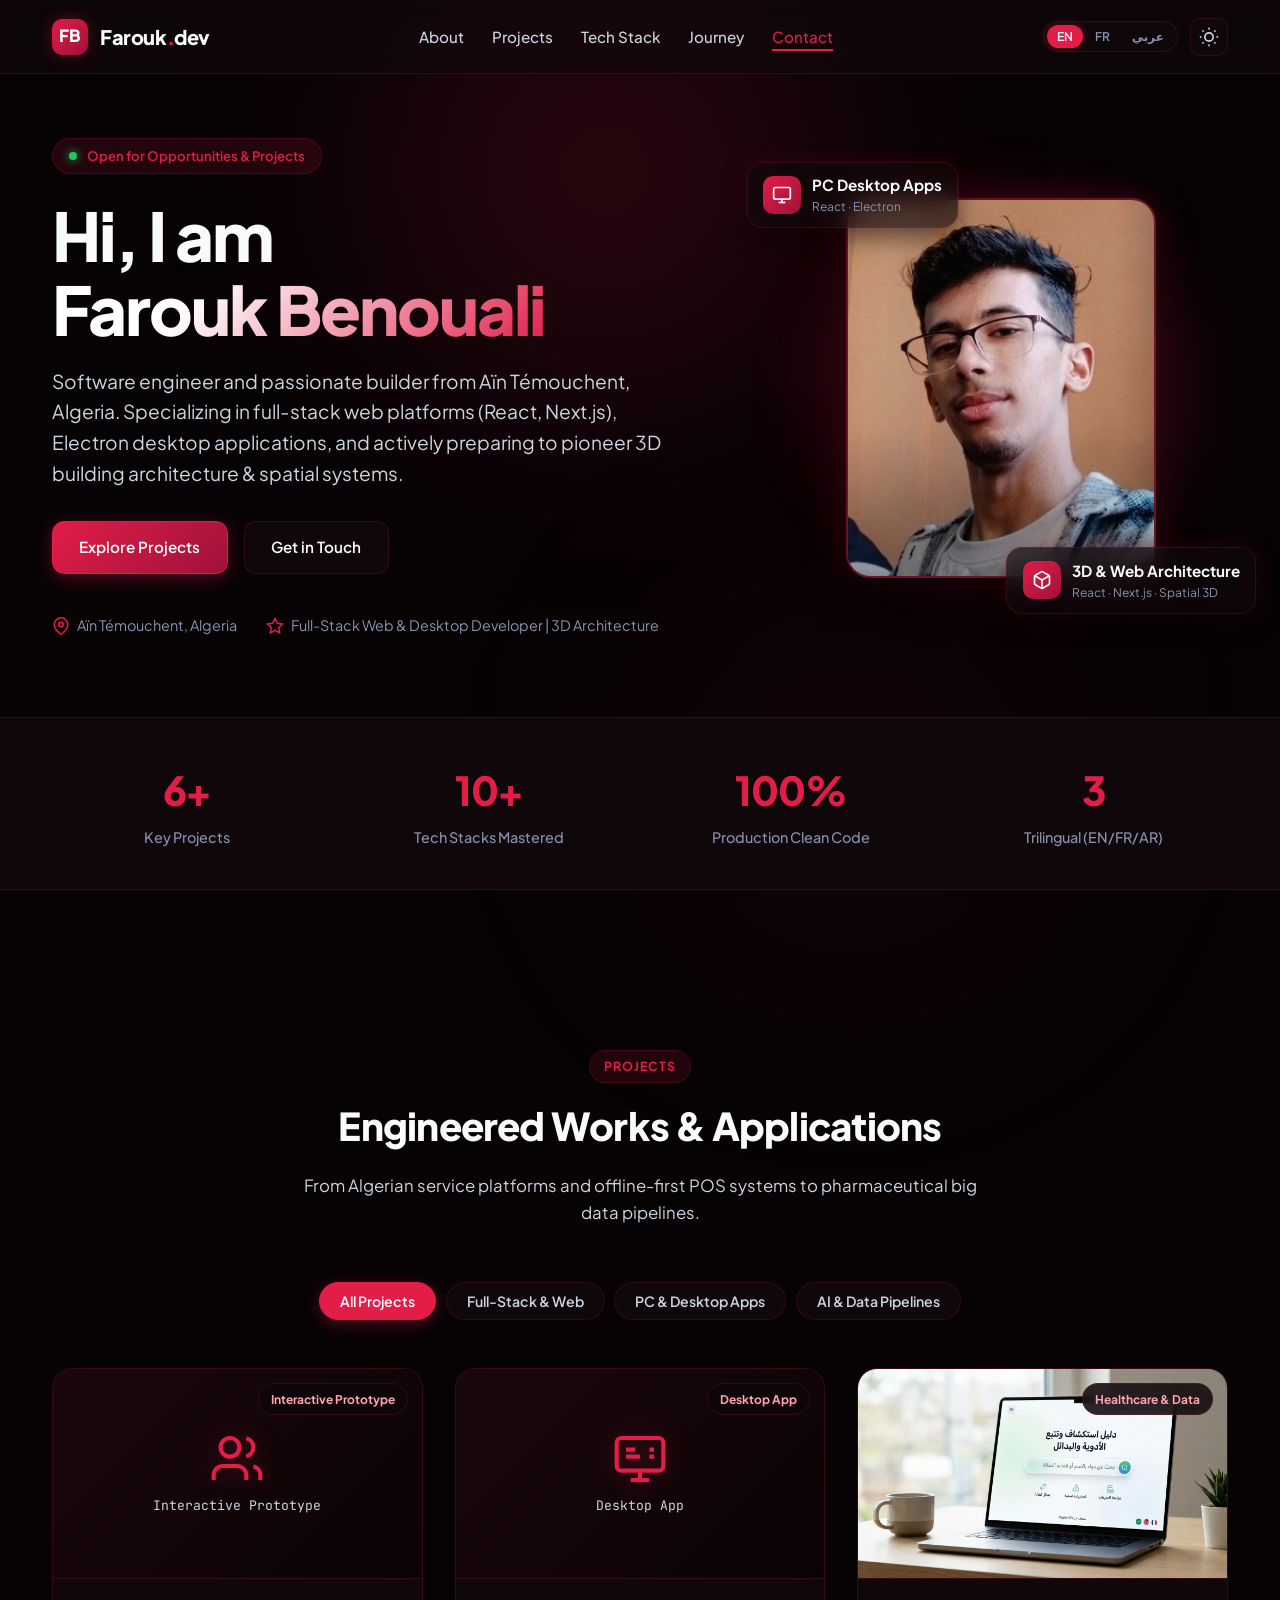
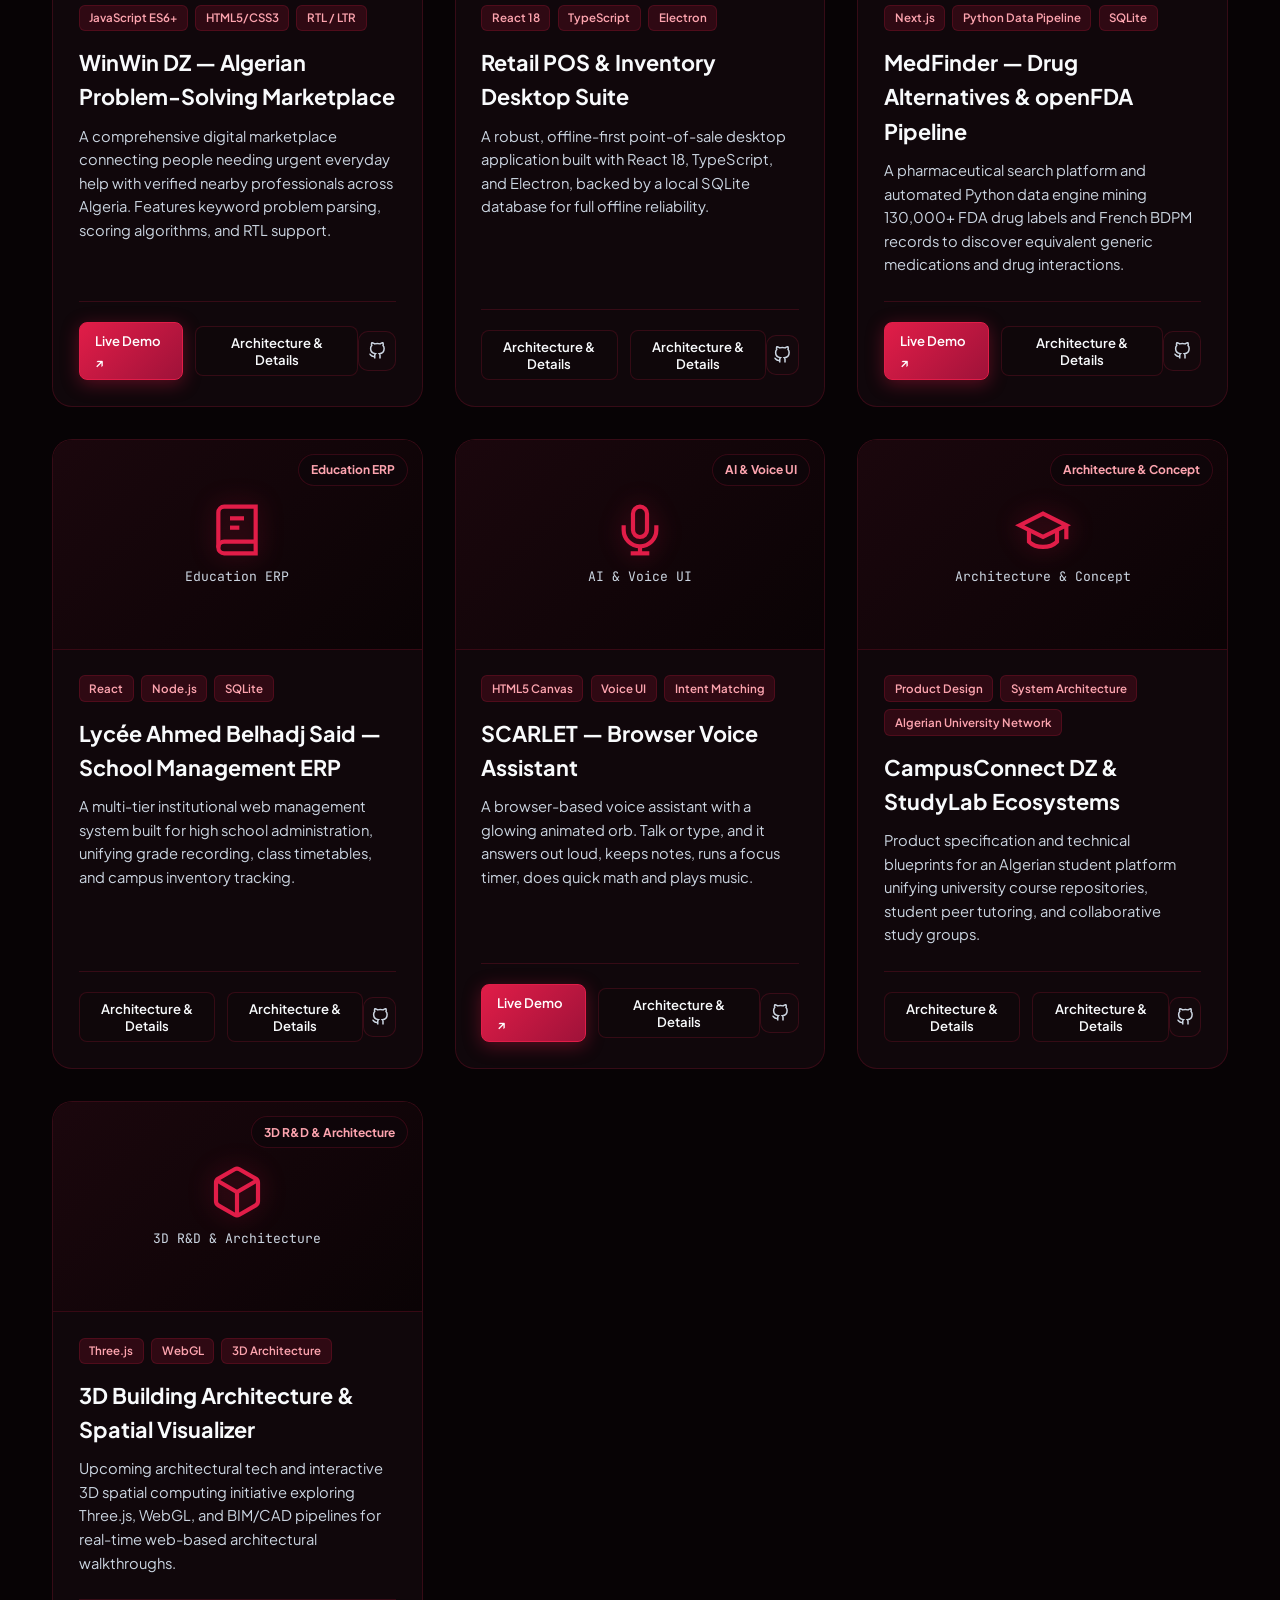
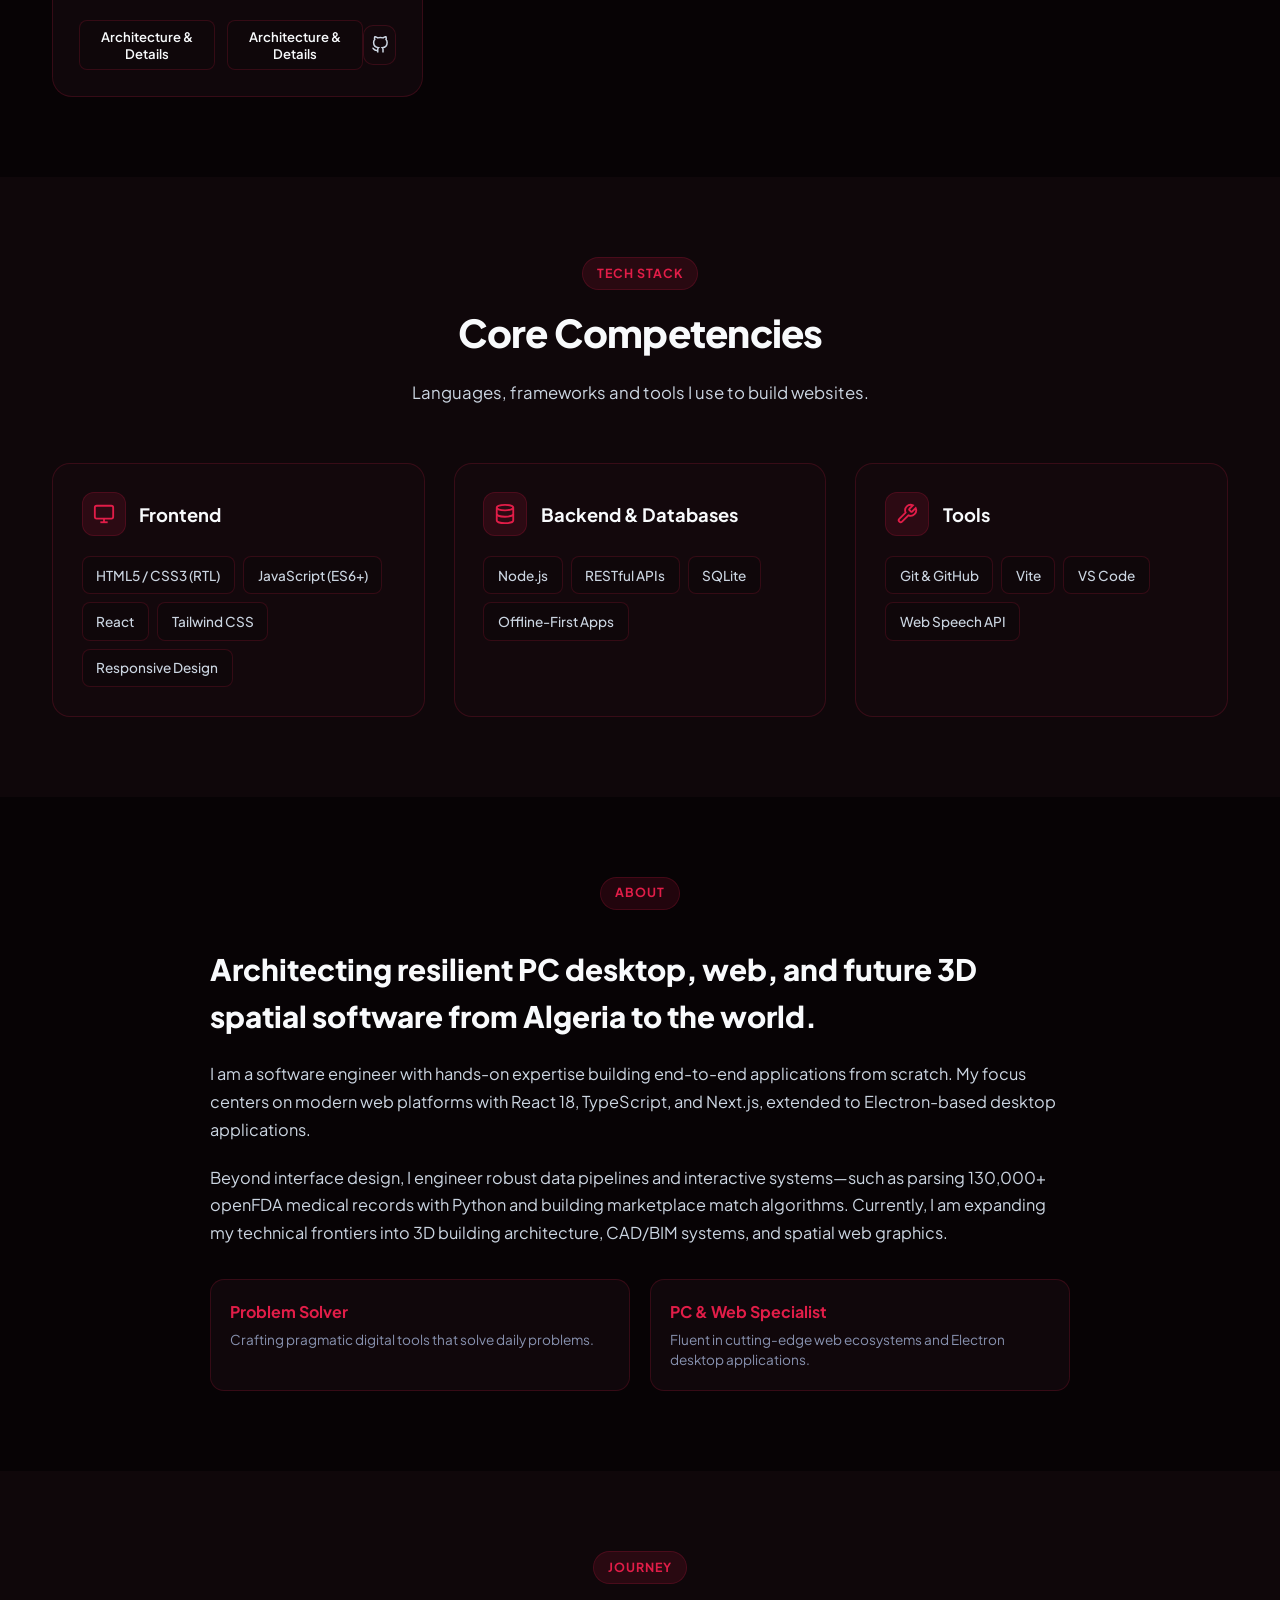
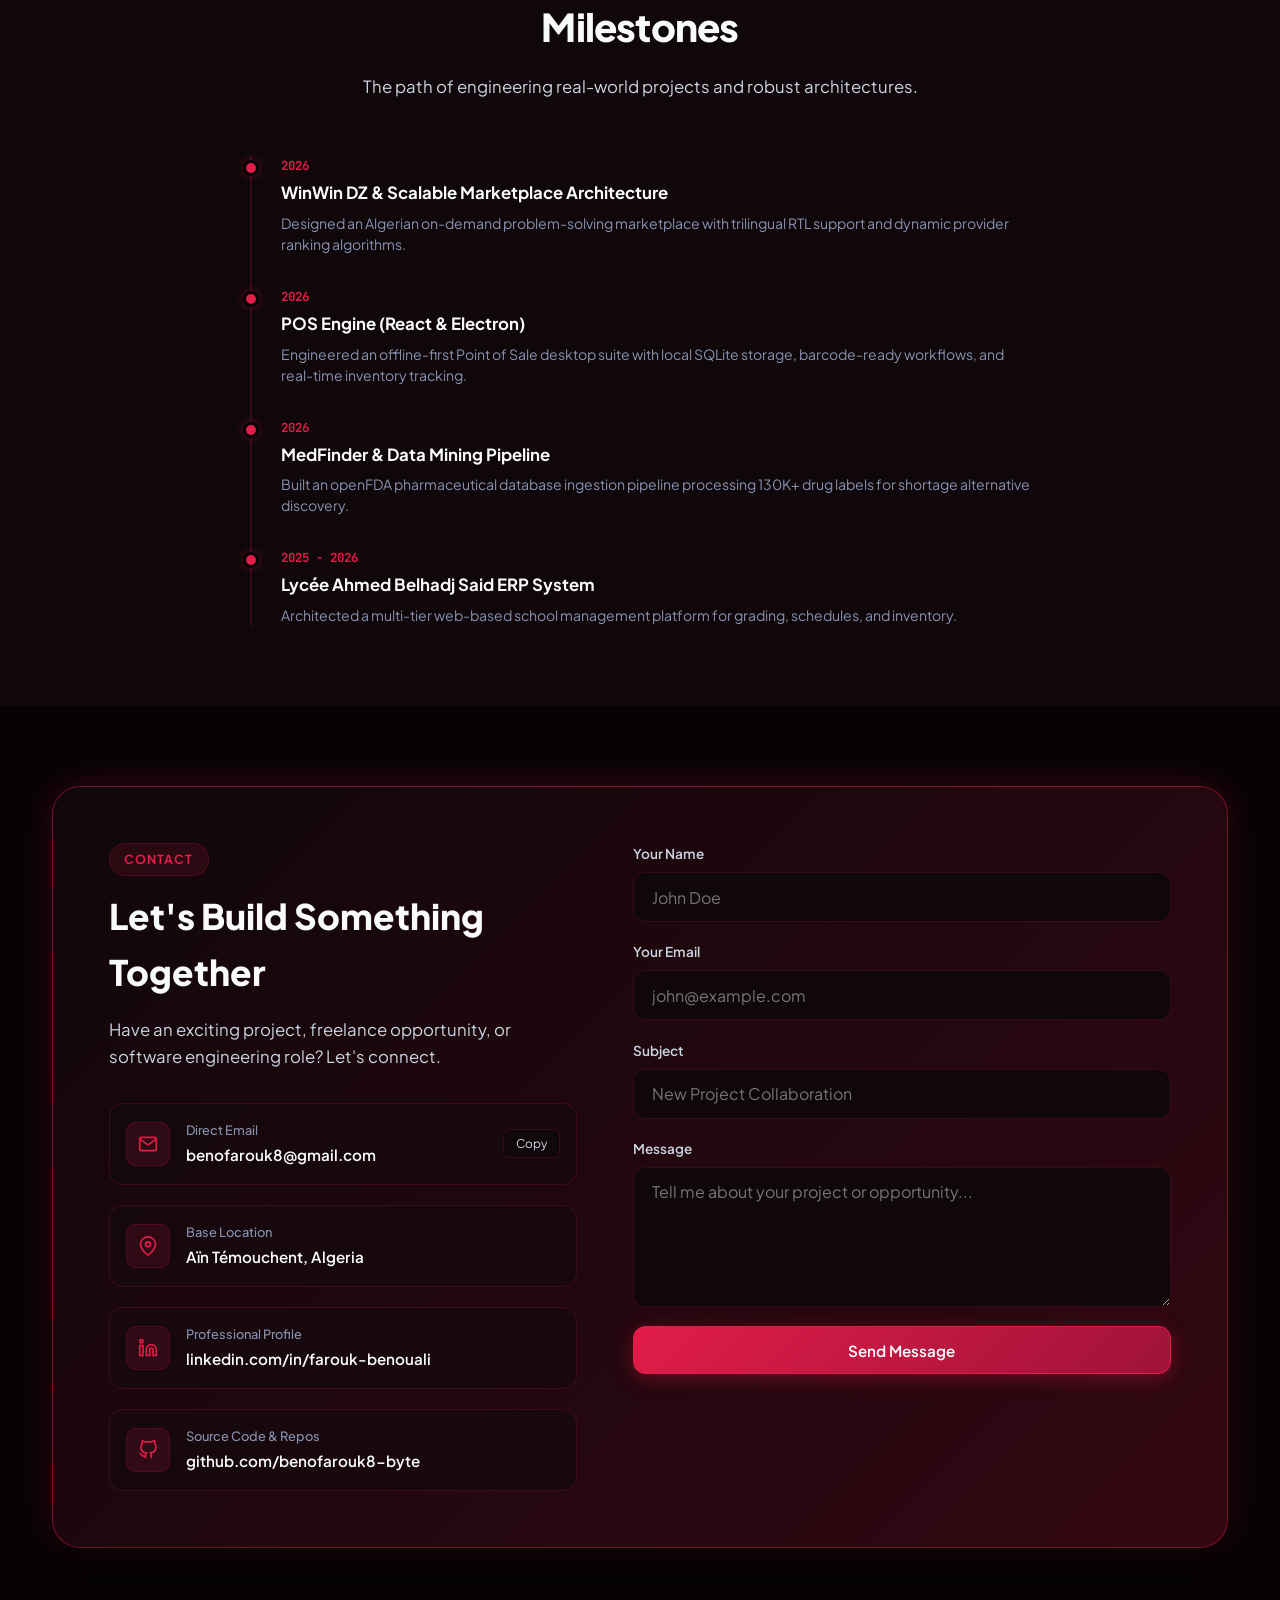
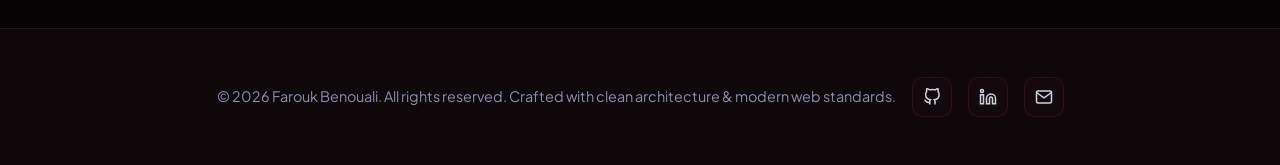
<file: index.html>
<!DOCTYPE html>
<html lang="en" dir="ltr" data-theme="dark">
<head>
  <meta charset="UTF-8">
  <meta name="viewport" content="width=device-width, initial-scale=1.0">
  <title>Farouk Benouali | Full-Stack Web & PC Desktop Software Engineer</title>
  <meta name="description" content="Portfolio of Farouk Benouali - Full-Stack Web Developer & PC Desktop Software Engineer from Aïn Témouchent, Algeria. Specializing in Web platforms, PC Desktop Applications, and 3D Building Architecture.">
  <meta name="keywords" content="Farouk Benouali, Software Engineer, Full-Stack Web Developer, Desktop Apps, 3D Architecture, React, Next.js, Electron, Algeria, Portfolio">
  <meta name="author" content="Farouk Benouali">
  
  <!-- Favicon -->
  <link rel="icon" href="data:image/svg+xml,<svg xmlns='http://www.w3.org/2000/svg' viewBox='0 0 100 100'><rect width='100' height='100' rx='25' fill='%23e11d48'/><text x='50%' y='62%' font-size='50' font-weight='800' fill='white' text-anchor='middle' font-family='sans-serif'>FB</text></svg>">
  
  <!-- CSS Stylesheet -->
  <link rel="stylesheet" href="styles.css">
</head>
<body>

  <!-- Navigation Header -->
  <header class="header">
    <div class="container nav-container">
      <a href="#" class="logo" aria-label="Farouk Benouali Home">
        <span class="logo-badge">FB</span>
        <span class="logo-name">Farouk<span>.</span>dev</span>
      </a>

      <!-- Desktop & Mobile Navigation Links -->
      <nav>
        <ul class="nav-links" id="navLinks">
          <li><a href="#about" class="nav-link" data-i18n="navAbout">About</a></li>
          <li><a href="#projects" class="nav-link" data-i18n="navProjects">Projects</a></li>
          <li><a href="#skills" class="nav-link" data-i18n="navSkills">Tech Stack</a></li>
          <li><a href="#timeline" class="nav-link" data-i18n="navTimeline">Journey</a></li>
          <li><a href="#contact" class="nav-link" data-i18n="navContact">Contact</a></li>
        </ul>
      </nav>

      <!-- Language & Theme Controls -->
      <div class="header-controls">
        <!-- Language Selector -->
        <div class="lang-selector" aria-label="Select Language">
          <button class="lang-btn active" data-lang="en">EN</button>
          <button class="lang-btn" data-lang="fr">FR</button>
          <button class="lang-btn" data-lang="ar">عربي</button>
        </div>

        <!-- Dark / Light Theme Toggle -->
        <button class="theme-toggle-btn" id="themeToggleBtn" aria-label="Toggle Theme" title="Toggle Dark/Light Mode">
          <!-- Populated by JS -->
        </button>

        <!-- Mobile Menu Toggle Button -->
        <button class="mobile-menu-btn" id="mobileMenuBtn" aria-label="Open Mobile Menu">
          <span></span>
          <span></span>
          <span></span>
        </button>
      </div>
    </div>
  </header>

  <!-- Hero Section -->
  <section class="hero-section" id="hero">
    <div class="container hero-grid">
      <!-- Left Content -->
      <div class="hero-content">
        <div class="hero-badge-container">
          <span class="pulse-dot"></span>
          <span data-i18n="openToWork">Open for Opportunities & Projects</span>
        </div>

        <h1 class="hero-title">
          <span data-i18n="heroGreeting">Hi, I am</span><br>
          <span class="gradient-text">Farouk Benouali</span>
        </h1>

        <p class="hero-subtitle" data-i18n="heroDescription">
          Software engineer and passionate builder from Aïn Témouchent, Algeria. Specializing in full-stack web platforms (React, Next.js), Electron desktop applications, and data-driven solutions.
        </p>

        <div class="hero-actions">
          <a href="#projects" class="btn btn-primary" data-i18n="exploreProjects">
            Explore Projects
            <svg width="18" height="18" viewBox="0 0 24 24" fill="none" stroke="currentColor" stroke-width="2"><line x1="5" y1="12" x2="19" y2="12"></line><polyline points="12 5 19 12 12 19"></polyline></svg>
          </a>
          <a href="#contact" class="btn btn-secondary" data-i18n="getInTouch">
            Get in Touch
          </a>
        </div>

        <div class="hero-meta">
          <div class="meta-item">
            <svg width="18" height="18" viewBox="0 0 24 24" fill="none" stroke="currentColor" stroke-width="2"><path d="M21 10c0 7-9 13-9 13s-9-6-9-13a9 9 0 0 1 18 0z"></path><circle cx="12" cy="10" r="3"></circle></svg>
            <span data-i18n="location">Aïn Témouchent, Algeria</span>
          </div>
          <div class="meta-item">
            <svg width="18" height="18" viewBox="0 0 24 24" fill="none" stroke="currentColor" stroke-width="2"><polygon points="12 2 15.09 8.26 22 9.27 17 14.14 18.18 21.02 12 17.77 5.82 21.02 7 14.14 2 9.27 8.91 8.26 12 2"></polygon></svg>
            <span data-i18n="roleTitle">Full-Stack Web & Desktop Developer</span>
          </div>
        </div>
      </div>

      <!-- Right Visual (Portrait & Floating Badges) -->
      <div class="hero-visual">
        <div class="photo-glow"></div>
        <div class="photo-wrapper">
          <img src="assets/farouk.jpg" alt="Farouk Benouali" width="320" height="400">
        </div>

        <!-- Floating Badge Top -->
        <div class="floating-badge badge-top">
          <div class="badge-icon">
            <svg width="20" height="20" viewBox="0 0 24 24" fill="none" stroke="currentColor" stroke-width="2"><rect x="2" y="3" width="20" height="14" rx="2"/><line x1="8" y1="21" x2="16" y2="21"/><line x1="12" y1="17" x2="12" y2="21"/></svg>
          </div>
          <div class="badge-info">
            <h4>PC Desktop Apps</h4>
            <p>React · Electron</p>
          </div>
        </div>

        <!-- Floating Badge Bottom -->
        <div class="floating-badge badge-bottom">
          <div class="badge-icon">
            <svg width="20" height="20" viewBox="0 0 24 24" fill="none" stroke="currentColor" stroke-width="2"><path d="M21 16V8a2 2 0 0 0-1-1.73l-7-4a2 2 0 0 0-2 0l-7 4A2 2 0 0 0 3 8v8a2 2 0 0 0 1 1.73l7 4a2 2 0 0 0 2 0l7-4A2 2 0 0 0 21 16z"></path><polyline points="3.27 6.96 12 12.01 20.73 6.96"></polyline><line x1="12" y1="22.08" x2="12" y2="12"></line></svg>
          </div>
          <div class="badge-info">
            <h4>3D & Web Architecture</h4>
            <p>React · Next.js · Spatial 3D</p>
          </div>
        </div>
      </div>
    </div>
  </section>

  <!-- Key Metrics / Stats Strip -->
  <section class="stats-section">
    <div class="container stats-grid">
      <div class="stat-item">
        <h3>6+</h3>
        <p data-i18n="statsProjects">Key Projects</p>
      </div>
      <div class="stat-item">
        <h3>10+</h3>
        <p data-i18n="statsStack">Tech Stacks Mastered</p>
      </div>
      <div class="stat-item">
        <h3>100%</h3>
        <p data-i18n="statsCode">Production Clean Code</p>
      </div>
      <div class="stat-item">
        <h3>3</h3>
        <p data-i18n="statsLang">Trilingual (EN/FR/AR)</p>
      </div>
    </div>
  </section>

  <!-- Featured Projects Section -->
  <section class="section" id="projects">
    <div class="container">
      <div class="section-header">
        <span class="section-tag" data-i18n="navProjects">Projects</span>
        <h2 class="section-title">Engineered Works & Applications</h2>
        <p class="section-desc">From Algerian service platforms and offline-first POS systems to pharmaceutical big data pipelines.</p>
      </div>

      <!-- Filter Controls -->
      <div class="projects-filter-bar">
        <button class="filter-btn active" data-filter="all" data-i18n="filterAll">All Projects</button>
        <button class="filter-btn" data-filter="fullstack" data-i18n="filterFullStack">Full-Stack & Web</button>
        <button class="filter-btn" data-filter="flutter" data-i18n="filterFlutter">PC & Desktop Apps</button>
        <button class="filter-btn" data-filter="data" data-i18n="filterDataAI">AI & Data Pipelines</button>
      </div>

      <!-- Projects Grid (Injected via JS) -->
      <div class="projects-grid" id="projectsContainer">
        <!-- Rendered by script.js -->
      </div>
    </div>
  </section>

  <!-- Core Competencies & Skills -->
  <section class="section" id="skills" style="background: var(--bg-surface);">
    <div class="container">
      <div class="section-header">
        <span class="section-tag" data-i18n="navSkills">Tech Stack</span>
        <h2 class="section-title" data-i18n="skillsTitle">Core Competencies</h2>
        <p class="section-desc" data-i18n="skillsSubtitle">Technologies, frameworks, and architecture patterns I work with daily.</p>
      </div>

      <div class="skills-grid">
        <!-- Category 1: Frontend & 3D Web -->
        <div class="skill-category-card">
          <div class="skill-cat-header">
            <div class="skill-cat-icon">
              <svg width="22" height="22" viewBox="0 0 24 24" fill="none" stroke="currentColor" stroke-width="2"><rect x="2" y="3" width="20" height="14" rx="2"/><line x1="8" y1="21" x2="16" y2="21"/><line x1="12" y1="17" x2="12" y2="21"/></svg>
            </div>
            <h3 class="skill-cat-title" data-i18n="catFrontend">Frontend</h3>
          </div>
          <div class="skill-list">
            <span class="skill-pill">HTML5 / CSS3 (RTL)</span>
            <span class="skill-pill">JavaScript (ES6+)</span>
            <span class="skill-pill">React</span>
            <span class="skill-pill">Tailwind CSS</span>
            <span class="skill-pill">Responsive Design</span>
          </div>
        </div>

        <!-- Category 2: Backend & Databases -->
        <div class="skill-category-card">
          <div class="skill-cat-header">
            <div class="skill-cat-icon">
              <svg width="22" height="22" viewBox="0 0 24 24" fill="none" stroke="currentColor" stroke-width="2"><ellipse cx="12" cy="5" rx="9" ry="3"/><path d="M21 12c0 1.66-4 3-9 3s-9-1.34-9-3"/><path d="M3 5v14c0 1.66 4 3 9 3s9-1.34 9-3V5"/></svg>
            </div>
            <h3 class="skill-cat-title" data-i18n="catBackend">Backend & Databases</h3>
          </div>
          <div class="skill-list">
            <span class="skill-pill">Node.js</span>
            <span class="skill-pill">RESTful APIs</span>
            <span class="skill-pill">SQLite</span>
            <span class="skill-pill">Offline-First Apps</span>
          </div>
        </div>

        <!-- Category 4: Tools & Engineering -->
        <div class="skill-category-card">
          <div class="skill-cat-header">
            <div class="skill-cat-icon">
              <svg width="22" height="22" viewBox="0 0 24 24" fill="none" stroke="currentColor" stroke-width="2"><path d="M14.7 6.3a1 1 0 0 0 0 1.4l1.6 1.6a1 1 0 0 0 1.4 0l3.77-3.77a6 6 0 0 1-7.94 7.94l-6.91 6.91a2.12 2.12 0 0 1-3-3l6.91-6.91a6 6 0 0 1 7.94-7.94l-3.76 3.76z"/></svg>
            </div>
            <h3 class="skill-cat-title" data-i18n="catTools">Tools & DevOps</h3>
          </div>
          <div class="skill-list">
            <span class="skill-pill">Git & GitHub</span>
            <span class="skill-pill">Vite</span>
            <span class="skill-pill">VS Code</span>
            <span class="skill-pill">Web Speech API</span>
          </div>
        </div>
      </div>
    </div>
  </section>

  <!-- Journey / Timeline Section -->
  <section class="section" id="about">
    <div class="container">
      <div class="section-header">
        <span class="section-tag" data-i18n="navAbout">About</span>
      </div>
      <div class="about-text about-solo">
          <h3 data-i18n="aboutHeading">Architecting resilient web and desktop software from Algeria to the world.</h3>
          <p data-i18n="aboutP1">
            I am a software engineer with hands-on expertise building end-to-end applications from scratch. My work spans modern web platforms with React 18, TypeScript, and Next.js, to Electron-based desktop applications.
          </p>
          <p data-i18n="aboutP2">
            Beyond interface design, I engineer data pipelines—such as parsing 130,000+ openFDA medical records with Python and building custom algorithmic match-scoring systems for marketplace platforms like WinWin DZ.
          </p>
          <div class="about-highlights">
            <div class="highlight-box">
              <h4 data-i18n="aboutH1Title">Problem Solver</h4>
              <p data-i18n="aboutH1Desc">Crafting pragmatic digital tools that solve daily problems.</p>
            </div>
            <div class="highlight-box">
              <h4 data-i18n="aboutH2Title">Dual-Engine Mindset</h4>
              <p data-i18n="aboutH2Desc">Fluent across modern web ecosystems and Electron desktop apps.</p>
            </div>
          </div>
        </div>
    </div>
  </section>

  <section class="section" id="timeline" style="background: var(--bg-surface);">
    <div class="container">
      <div class="section-header">
        <span class="section-tag" data-i18n="navTimeline">Journey</span>
        <h2 class="section-title" data-i18n="timelineTitle">Milestones & Projects</h2>
        <p class="section-desc" data-i18n="timelineSubtitle">The path of engineering real-world projects and robust architectures.</p>
      </div>
      <div class="timeline">
          <div class="timeline-item">
            <div class="timeline-dot"></div>
            <div class="timeline-year" data-i18n="t1Year">2026</div>
            <h4 class="timeline-title" data-i18n="t1Title">WinWin DZ & Scalable Marketplace Architecture</h4>
            <p class="timeline-desc" data-i18n="t1Desc">Designed an Algerian on-demand problem-solving marketplace with trilingual RTL support and dynamic provider ranking algorithms.</p>
          </div>

          <div class="timeline-item">
            <div class="timeline-dot"></div>
            <div class="timeline-year" data-i18n="t2Year">2026</div>
            <h4 class="timeline-title" data-i18n="t2Title">POS Engine (React & Electron)</h4>
            <p class="timeline-desc" data-i18n="t2Desc">Engineered an offline-first Point of Sale desktop suite with local SQLite storage, barcode-ready workflows, and real-time inventory tracking.</p>
          </div>

          <div class="timeline-item">
            <div class="timeline-dot"></div>
            <div class="timeline-year" data-i18n="t3Year">2026</div>
            <h4 class="timeline-title" data-i18n="t3Title">MedFinder & Data Mining Pipeline</h4>
            <p class="timeline-desc" data-i18n="t3Desc">Built an openFDA pharmaceutical database ingestion pipeline processing 130K+ drug labels for shortage alternative discovery.</p>
          </div>

          <div class="timeline-item">
            <div class="timeline-dot"></div>
            <div class="timeline-year" data-i18n="t4Year">2025 - 2026</div>
            <h4 class="timeline-title" data-i18n="t4Title">Lycée Ahmed Belhadj Said ERP System</h4>
            <p class="timeline-desc" data-i18n="t4Desc">Architected a multi-tier web-based school management platform for grading, schedules, and inventory.</p>
          </div>
        </div>
    </div>
  </section>

  <!-- Contact Section -->
  <section class="section" id="contact">
    <div class="container">
      <div class="contact-card">
        <!-- Contact Info Left -->
        <div class="contact-info">
          <span class="section-tag" data-i18n="navContact">Contact</span>
          <h3 data-i18n="contactTitle">Let's Build Something Together</h3>
          <p data-i18n="contactSubtitle">Have an exciting project, freelance opportunity, or software engineering role? Let's connect.</p>

          <div class="contact-methods">
            <!-- Email -->
            <div class="contact-method-item">
              <div class="contact-icon">
                <svg width="20" height="20" viewBox="0 0 24 24" fill="none" stroke="currentColor" stroke-width="2"><path d="M4 4h16c1.1 0 2 .9 2 2v12c0 1.1-.9 2-2 2H4c-1.1 0-2-.9-2-2V6c0-1.1.9-2 2-2z"></path><polyline points="22,6 12,13 2,6"></polyline></svg>
              </div>
              <div class="contact-detail">
                <h5 data-i18n="contactEmailLabel">Direct Email</h5>
                <a href="mailto:benofarouk8@gmail.com">benofarouk8@gmail.com</a>
              </div>
              <button class="copy-btn" onclick="copyToClipboard('benofarouk8@gmail.com')" data-i18n="copyBtn">Copy</button>
            </div>

            <!-- Location -->
            <div class="contact-method-item">
              <div class="contact-icon">
                <svg width="20" height="20" viewBox="0 0 24 24" fill="none" stroke="currentColor" stroke-width="2"><path d="M21 10c0 7-9 13-9 13s-9-6-9-13a9 9 0 0 1 18 0z"></path><circle cx="12" cy="10" r="3"></circle></svg>
              </div>
              <div class="contact-detail">
                <h5 data-i18n="contactLocationLabel">Base Location</h5>
                <span data-i18n="location">Aïn Témouchent, Algeria</span>
              </div>
            </div>

            <!-- LinkedIn -->
            <div class="contact-method-item">
              <div class="contact-icon">
                <svg width="20" height="20" viewBox="0 0 24 24" fill="none" stroke="currentColor" stroke-width="2"><path d="M16 8a6 6 0 0 1 6 6v7h-4v-7a2 2 0 0 0-2-2 2 2 0 0 0-2 2v7h-4v-7a6 6 0 0 1 6-6z"></path><rect x="2" y="9" width="4" height="12"></rect><circle cx="4" cy="4" r="2"></circle></svg>
              </div>
              <div class="contact-detail">
                <h5 data-i18n="contactLinkedInLabel">Professional Profile</h5>
                <a href="https://www.linkedin.com/in/farouk-benouali-151a0231b/" target="_blank" rel="noopener noreferrer">linkedin.com/in/farouk-benouali</a>
              </div>
            </div>

            <!-- GitHub -->
            <div class="contact-method-item">
              <div class="contact-icon">
                <svg width="20" height="20" viewBox="0 0 24 24" fill="none" stroke="currentColor" stroke-width="2"><path d="M9 19c-5 1.5-5-2.5-7-3m14 6v-3.87a3.37 3.37 0 0 0-.94-2.61c3.14-.35 6.44-1.54 6.44-7A5.44 5.44 0 0 0 20 4.77 5.07 5.07 0 0 0 19.91 1S18.73.65 16 2.48a13.38 13.38 0 0 0-7 0C6.27.65 5.09 1 5.09 1A5.07 5.07 0 0 0 5 4.77a5.44 5.44 0 0 0-1.5 3.78c0 5.42 3.3 6.61 6.44 7A3.37 3.37 0 0 0 9 18.13V22"></path></svg>
              </div>
              <div class="contact-detail">
                <h5 data-i18n="contactGitHubLabel">Source Code & Repos</h5>
                <a href="https://github.com/benofarouk8-byte" target="_blank" rel="noopener noreferrer">github.com/benofarouk8-byte</a>
              </div>
            </div>
          </div>
        </div>

        <!-- Contact Form Right -->
        <form class="contact-form" id="contactForm">
          <div class="form-group">
            <label for="nameInput" data-i18n="formName">Your Name</label>
            <input type="text" id="nameInput" class="form-control" placeholder="John Doe" required>
          </div>
          <div class="form-group">
            <label for="emailInput" data-i18n="formEmail">Your Email</label>
            <input type="email" id="emailInput" class="form-control" placeholder="john@example.com" required>
          </div>
          <div class="form-group">
            <label for="subjectInput" data-i18n="formSubject">Subject</label>
            <input type="text" id="subjectInput" class="form-control" placeholder="New Project Collaboration" required>
          </div>
          <div class="form-group">
            <label for="messageInput" data-i18n="formMessage">Message</label>
            <textarea id="messageInput" class="form-control" placeholder="Tell me about your project or opportunity..." required></textarea>
          </div>
          <button type="submit" class="btn btn-primary" data-i18n="formSend">Send Message</button>
          <p class="form-note" id="formNote" role="status" hidden></p>
        </form>
      </div>
    </div>
  </section>

  <!-- Footer -->
  <footer class="footer">
    <div class="container footer-content">
      <p>© 2026 Farouk Benouali. All rights reserved. Crafted with clean architecture & modern web standards.</p>
      <div class="footer-socials">
        <a href="https://github.com/benofarouk8-byte" target="_blank" rel="noopener noreferrer" class="social-link" title="GitHub">
          <svg width="18" height="18" viewBox="0 0 24 24" fill="none" stroke="currentColor" stroke-width="2"><path d="M9 19c-5 1.5-5-2.5-7-3m14 6v-3.87a3.37 3.37 0 0 0-.94-2.61c3.14-.35 6.44-1.54 6.44-7A5.44 5.44 0 0 0 20 4.77 5.07 5.07 0 0 0 19.91 1S18.73.65 16 2.48a13.38 13.38 0 0 0-7 0C6.27.65 5.09 1 5.09 1A5.07 5.07 0 0 0 5 4.77a5.44 5.44 0 0 0-1.5 3.78c0 5.42 3.3 6.61 6.44 7A3.37 3.37 0 0 0 9 18.13V22"></path></svg>
        </a>
        <a href="https://www.linkedin.com/in/farouk-benouali-151a0231b/" target="_blank" rel="noopener noreferrer" class="social-link" title="LinkedIn">
          <svg width="18" height="18" viewBox="0 0 24 24" fill="none" stroke="currentColor" stroke-width="2"><path d="M16 8a6 6 0 0 1 6 6v7h-4v-7a2 2 0 0 0-2-2 2 2 0 0 0-2 2v7h-4v-7a6 6 0 0 1 6-6z"></path><rect x="2" y="9" width="4" height="12"></rect><circle cx="4" cy="4" r="2"></circle></svg>
        </a>
        <a href="mailto:benofarouk8@gmail.com" class="social-link" title="Email Farouk">
          <svg width="18" height="18" viewBox="0 0 24 24" fill="none" stroke="currentColor" stroke-width="2"><path d="M4 4h16c1.1 0 2 .9 2 2v12c0 1.1-.9 2-2 2H4c-1.1 0-2-.9-2-2V6c0-1.1.9-2 2-2z"></path><polyline points="22,6 12,13 2,6"></polyline></svg>
        </a>
      </div>
    </div>
  </footer>

  <!-- Project Details Modal Dialog -->
  <div class="modal-overlay" id="projectModal" role="dialog" aria-modal="true" aria-labelledby="modalProjectTitle">
    <div class="modal-card">
      <button class="modal-close-btn" id="modalCloseBtn" aria-label="Close dialog">
        <svg width="18" height="18" viewBox="0 0 24 24" fill="none" stroke="currentColor" stroke-width="2.5"><line x1="18" y1="6" x2="6" y2="18"></line><line x1="6" y1="6" x2="18" y2="18"></line></svg>
      </button>
      <div class="modal-content" id="modalBody">
        <!-- Injected via script.js -->
      </div>
    </div>
  </div>

  <!-- Toast Notification -->
  <div class="toast-notice" id="toastNotice" role="alert">
    <svg width="18" height="18" viewBox="0 0 24 24" fill="none" stroke="currentColor" stroke-width="2"><polyline points="20 6 9 17 4 12"/></svg>
    <span>Email copied to clipboard!</span>
  </div>

  <!-- JavaScript -->
  <script src="script.js"></script>
</body>
</html>
</file>
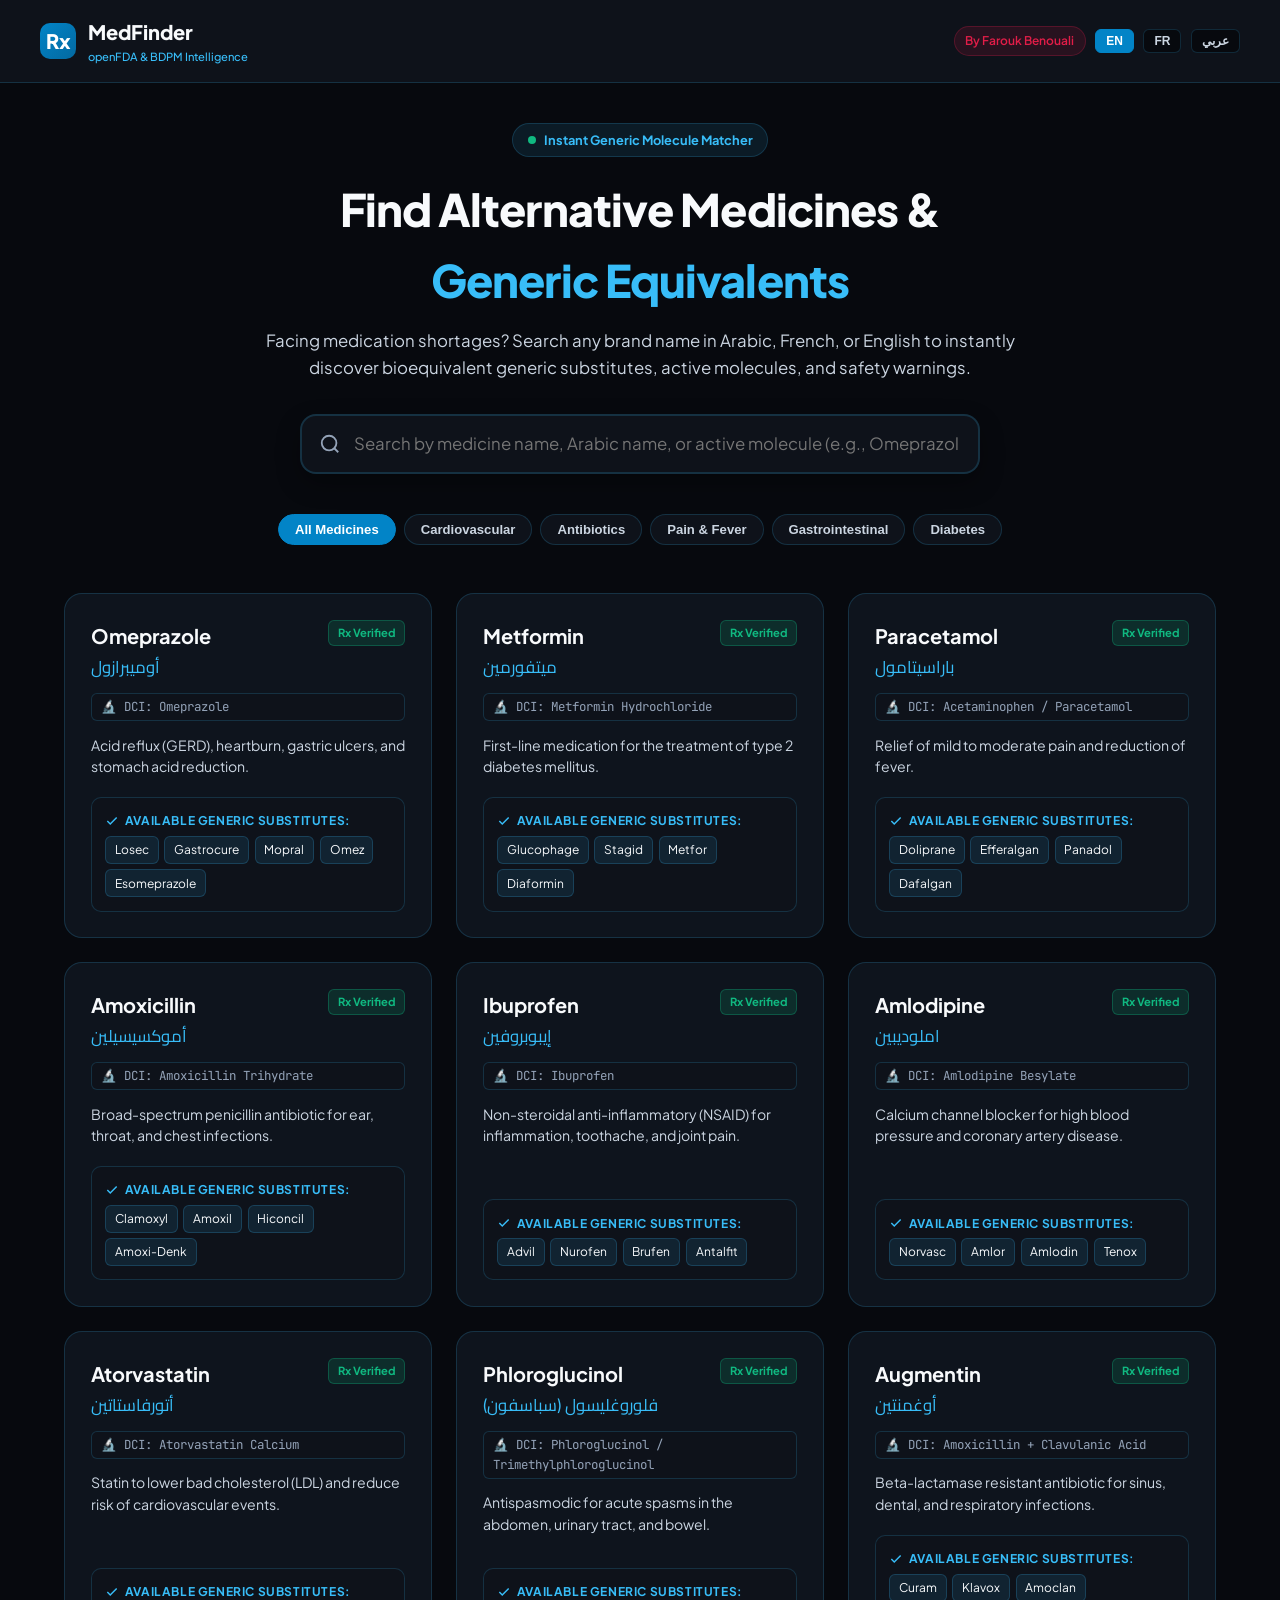
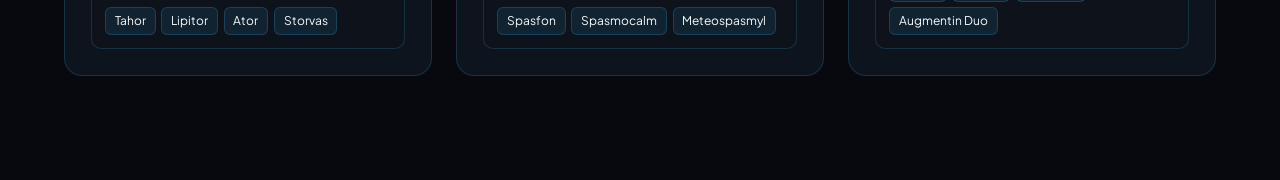
<file: demos/medfinder.html>
<!DOCTYPE html>
<html lang="en" dir="ltr" data-theme="dark">
<head>
  <meta charset="UTF-8">
  <meta name="viewport" content="width=device-width, initial-scale=1.0">
  <title>MedFinder — Drug Alternatives & Pharmaceutical Intelligence | By Farouk Benouali</title>
  <meta name="description" content="Search equivalent generic medications, active molecules, and therapeutic alternatives during drug shortages. Engineered by Farouk Benouali.">
  <link rel="icon" href="data:image/svg+xml,<svg xmlns='http://www.w3.org/2000/svg' viewBox='0 0 100 100'><rect width='100' height='100' rx='20' fill='%230ea5e9'/><text x='50%' y='68%' font-size='55' font-weight='900' fill='white' text-anchor='middle'>Rx</text></svg>">
  <link rel="preconnect" href="https://fonts.googleapis.com">
  <link rel="preconnect" href="https://fonts.gstatic.com" crossorigin>
  <link href="https://fonts.googleapis.com/css2?family=Cairo:wght@400;600;700;800&family=Plus+Jakarta+Sans:wght@400;500;600;700;800&family=JetBrains+Mono:wght@400;500&display=swap" rel="stylesheet">
  <style>
    :root {
      --bg-base: #07090e;
      --bg-surface: #0e121a;
      --bg-card: rgba(18, 24, 35, 0.75);
      --bg-card-hover: rgba(26, 35, 50, 0.9);
      --primary: #0284c7;
      --primary-light: #38bdf8;
      --accent-crimson: #e11d48;
      --accent-emerald: #10b981;
      --border-subtle: rgba(56, 189, 248, 0.18);
      --border-hover: rgba(56, 189, 248, 0.45);
      --text-main: #f8fafc;
      --text-sub: #cbd5e1;
      --text-muted: #94a3b8;
      --font-sans: 'Plus Jakarta Sans', system-ui, sans-serif;
      --font-ar: 'Cairo', system-ui, sans-serif;
    }

    [data-theme="light"] {
      --bg-base: #f8fafc;
      --bg-surface: #f1f5f9;
      --bg-card: #ffffff;
      --bg-card-hover: #f0fdf4;
      --primary: #0284c7;
      --primary-light: #0369a1;
      --border-subtle: rgba(2, 132, 199, 0.18);
      --border-hover: rgba(2, 132, 199, 0.4);
      --text-main: #0f172a;
      --text-sub: #334155;
      --text-muted: #64748b;
    }

    * { box-sizing: border-box; margin: 0; padding: 0; }
    body {
      font-family: var(--font-sans);
      background-color: var(--bg-base);
      color: var(--text-main);
      line-height: 1.6;
      min-height: 100vh;
      padding-bottom: 4rem;
    }

    [dir="rtl"] body { font-family: var(--font-ar); }

    .header-bar {
      border-bottom: 1px solid var(--border-subtle);
      background: var(--bg-surface);
      padding: 1rem 1.5rem;
      position: sticky;
      top: 0;
      z-index: 100;
      backdrop-filter: blur(12px);
    }
    .header-inner {
      max-width: 1200px;
      margin: 0 auto;
      display: flex;
      align-items: center;
      justify-content: space-between;
      gap: 1rem;
    }
    .logo-block {
      display: flex;
      align-items: center;
      gap: 0.75rem;
      text-decoration: none;
      color: var(--text-main);
      font-weight: 800;
      font-size: 1.25rem;
    }
    .logo-icon {
      width: 36px;
      height: 36px;
      background: linear-gradient(135deg, #0284c7, #0369a1);
      border-radius: 10px;
      display: flex;
      align-items: center;
      justify-content: center;
      color: #fff;
      font-weight: 900;
    }
    .author-pill {
      font-size: 0.75rem;
      padding: 0.25rem 0.65rem;
      border-radius: 9999px;
      background: rgba(225, 29, 72, 0.12);
      border: 1px solid rgba(225, 29, 72, 0.25);
      color: var(--accent-crimson);
      font-weight: 600;
    }
    .nav-actions {
      display: flex;
      align-items: center;
      gap: 0.6rem;
    }
    .btn-lang {
      padding: 4px 10px;
      border-radius: 6px;
      border: 1px solid var(--border-subtle);
      background: var(--bg-base);
      color: var(--text-sub);
      font-size: 0.75rem;
      font-weight: 700;
      cursor: pointer;
    }
    .btn-lang.active {
      background: var(--primary);
      color: #fff;
      border-color: var(--primary);
    }

    .container {
      max-width: 1200px;
      margin: 0 auto;
      padding: 2.5rem 1.5rem;
    }

    .hero-box {
      text-align: center;
      max-width: 760px;
      margin: 0 auto 3rem auto;
    }
    .hero-badge {
      display: inline-flex;
      align-items: center;
      gap: 0.5rem;
      padding: 0.35rem 0.9rem;
      border-radius: 9999px;
      background: rgba(56, 189, 248, 0.1);
      border: 1px solid var(--border-subtle);
      color: var(--primary-light);
      font-size: 0.8rem;
      font-weight: 700;
      margin-bottom: 1rem;
    }
    .hero-title {
      font-size: clamp(2rem, 4vw, 2.8rem);
      font-weight: 800;
      letter-spacing: -0.02em;
      margin-bottom: 0.75rem;
    }
    .hero-title span { color: var(--primary-light); }
    .hero-desc {
      color: var(--text-sub);
      font-size: 1.05rem;
    }

    /* Search Bar Component */
    .search-wrapper {
      position: relative;
      max-width: 680px;
      margin: 2rem auto 2.5rem auto;
    }
    .search-input {
      width: 100%;
      padding: 1.1rem 1.25rem 1.1rem 3.25rem;
      border-radius: 16px;
      background: var(--bg-surface);
      border: 2px solid var(--border-subtle);
      color: var(--text-main);
      font-size: 1.05rem;
      font-family: inherit;
      outline: none;
      transition: all 0.3s ease;
      box-shadow: 0 10px 25px rgba(0, 0, 0, 0.3);
    }
    [dir="rtl"] .search-input {
      padding: 1.1rem 3.25rem 1.1rem 1.25rem;
    }
    .search-input:focus {
      border-color: var(--primary-light);
      box-shadow: 0 0 20px rgba(56, 189, 248, 0.25);
    }
    .search-icon {
      position: absolute;
      top: 50%;
      left: 1.2rem;
      transform: translateY(-50%);
      color: var(--text-muted);
      pointer-events: none;
    }
    [dir="rtl"] .search-icon {
      left: auto;
      right: 1.2rem;
    }

    /* Category Chips */
    .filter-chips {
      display: flex;
      justify-content: center;
      gap: 0.5rem;
      flex-wrap: wrap;
      margin-bottom: 2.5rem;
    }
    .chip {
      padding: 0.45rem 1rem;
      border-radius: 9999px;
      font-size: 0.82rem;
      font-weight: 600;
      background: var(--bg-surface);
      border: 1px solid var(--border-subtle);
      color: var(--text-sub);
      cursor: pointer;
      transition: all 0.2s ease;
    }
    .chip:hover, .chip.active {
      background: var(--primary);
      color: #fff;
      border-color: var(--primary);
    }

    /* Grid of Medicines */
    .med-grid {
      display: grid;
      grid-template-columns: repeat(auto-fill, minmax(340px, 1fr));
      gap: 1.5rem;
    }

    .med-card {
      background: var(--bg-card);
      border: 1px solid var(--border-subtle);
      border-radius: 18px;
      padding: 1.6rem;
      display: flex;
      flex-direction: column;
      transition: all 0.3s ease;
      cursor: pointer;
      position: relative;
    }
    .med-card:hover {
      transform: translateY(-4px);
      border-color: var(--border-hover);
      background: var(--bg-card-hover);
      box-shadow: 0 12px 30px rgba(0, 0, 0, 0.4);
    }

    .med-top {
      display: flex;
      justify-content: space-between;
      align-items: flex-start;
      margin-bottom: 0.75rem;
    }
    .med-name {
      font-size: 1.25rem;
      font-weight: 700;
      color: var(--text-main);
    }
    .med-ar-name {
      font-size: 1.05rem;
      color: var(--primary-light);
      font-family: var(--font-ar);
      margin-top: 2px;
    }
    .rx-badge {
      font-size: 0.7rem;
      font-weight: 700;
      padding: 0.2rem 0.55rem;
      border-radius: 6px;
      background: rgba(16, 185, 129, 0.15);
      color: var(--accent-emerald);
      border: 1px solid rgba(16, 185, 129, 0.3);
    }

    .molecule-tag {
      display: inline-block;
      font-family: 'JetBrains Mono', monospace;
      font-size: 0.78rem;
      color: var(--text-muted);
      margin-bottom: 0.85rem;
      background: var(--bg-surface);
      padding: 0.2rem 0.6rem;
      border-radius: 6px;
      border: 1px solid var(--border-subtle);
    }

    .med-indication {
      font-size: 0.88rem;
      color: var(--text-sub);
      line-height: 1.5;
      margin-bottom: 1.25rem;
      flex: 1;
    }

    .alternatives-box {
      background: var(--bg-surface);
      border: 1px solid var(--border-subtle);
      border-radius: 10px;
      padding: 0.85rem;
      margin-top: auto;
    }
    .alt-title {
      font-size: 0.75rem;
      font-weight: 700;
      color: var(--primary-light);
      text-transform: uppercase;
      letter-spacing: 0.05em;
      margin-bottom: 0.35rem;
      display: flex;
      align-items: center;
      gap: 0.35rem;
    }
    .alt-tags {
      display: flex;
      flex-wrap: wrap;
      gap: 0.35rem;
    }
    .alt-tag {
      font-size: 0.75rem;
      padding: 0.2rem 0.55rem;
      border-radius: 6px;
      background: rgba(56, 189, 248, 0.1);
      color: var(--text-main);
      border: 1px solid rgba(56, 189, 248, 0.2);
    }

    /* Modal */
    .modal-backdrop {
      position: fixed;
      inset: 0;
      background: rgba(0, 0, 0, 0.8);
      backdrop-filter: blur(8px);
      z-index: 1000;
      display: flex;
      align-items: center;
      justify-content: center;
      padding: 1.5rem;
      opacity: 0;
      pointer-events: none;
      transition: opacity 0.3s ease;
    }
    .modal-backdrop.active {
      opacity: 1;
      pointer-events: auto;
    }
    .modal-window {
      background: var(--bg-surface);
      border: 1px solid var(--border-hover);
      border-radius: 22px;
      width: 100%;
      max-width: 650px;
      max-height: 85vh;
      overflow-y: auto;
      padding: 2.2rem;
      position: relative;
    }
    .close-btn {
      position: absolute;
      top: 1.25rem;
      right: 1.25rem;
      background: var(--bg-base);
      border: 1px solid var(--border-subtle);
      color: var(--text-muted);
      width: 32px;
      height: 32px;
      border-radius: 50%;
      cursor: pointer;
      display: flex;
      align-items: center;
      justify-content: center;
    }
    [dir="rtl"] .close-btn { right: auto; left: 1.25rem; }
    .close-btn:hover { color: #fff; background: var(--accent-crimson); }
  </style>
</head>
<body>

  <!-- Top Navigation -->
  <header class="header-bar">
    <div class="header-inner">
      <div class="logo-block">
        <div class="logo-icon">Rx</div>
        <div>
          <span>MedFinder</span>
          <span style="font-size: 0.7rem; color: var(--primary-light); font-weight: 500; display: block;">openFDA & BDPM Intelligence</span>
        </div>
      </div>

      <div class="nav-actions">
        <span class="author-pill">By Farouk Benouali</span>
        <button class="btn-lang active" data-lang="en">EN</button>
        <button class="btn-lang" data-lang="fr">FR</button>
        <button class="btn-lang" data-lang="ar">عربي</button>
      </div>
    </div>
  </header>

  <!-- Hero Banner -->
  <main class="container">
    <div class="hero-box">
      <div class="hero-badge">
        <span style="width: 8px; height: 8px; border-radius: 50%; background: #10b981; display: inline-block;"></span>
        <span id="badgeText">Instant Generic Molecule Matcher</span>
      </div>
      <h1 class="hero-title" id="mainTitle">Find Alternative Medicines & <span>Generic Equivalents</span></h1>
      <p class="hero-desc" id="mainDesc">Facing medication shortages? Search any brand name in Arabic, French, or English to instantly discover bioequivalent generic substitutes, active molecules, and safety warnings.</p>

      <!-- Search Input -->
      <div class="search-wrapper">
        <svg class="search-icon" width="22" height="22" viewBox="0 0 24 24" fill="none" stroke="currentColor" stroke-width="2"><circle cx="11" cy="11" r="8"/><line x1="21" y1="21" x2="16.65" y2="16.65"/></svg>
        <input type="text" id="searchInput" class="search-input" placeholder="Search by medicine name, Arabic name, or active molecule (e.g., Omeprazole, باراسيتامول)..." autocomplete="off">
      </div>

      <!-- Quick Category Chips -->
      <div class="filter-chips" id="categoryChips">
        <button class="chip active" data-cat="all">All Medicines</button>
        <button class="chip" data-cat="cardio">Cardiovascular</button>
        <button class="chip" data-cat="antibiotic">Antibiotics</button>
        <button class="chip" data-cat="pain">Pain & Fever</button>
        <button class="chip" data-cat="gastro">Gastrointestinal</button>
        <button class="chip" data-cat="diabetes">Diabetes</button>
      </div>
    </div>

    <!-- Medicines Grid -->
    <div class="med-grid" id="medicinesGrid">
      <!-- Injected via JavaScript -->
    </div>
  </main>

  <!-- Details Modal -->
  <div class="modal-backdrop" id="medModal">
    <div class="modal-window">
      <button class="close-btn" id="closeModalBtn">✕</button>
      <div id="modalContent"></div>
    </div>
  </div>

  <script>
    const MEDICINES = [
      {
        id: "1",
        name: { en: "Omeprazole", fr: "Oméprazole", ar: "أوميبرازول" },
        generic: "Omeprazole",
        category: "gastro",
        form: "Capsule 20mg",
        indication: {
          en: "Acid reflux (GERD), heartburn, gastric ulcers, and stomach acid reduction.",
          fr: "Reflux gastro-œsophagien (RGO), brûlures d'estomac, ulcères gastriques.",
          ar: "علاج الحموضة، ارتجاع المريء، قرحة المعدة والتقليل من إفرازات حمض المعدة."
        },
        alternatives: ["Losec", "Gastrocure", "Mopral", "Omez", "Esomeprazole"],
        warnings: "Do not crush capsules. Take before meals.",
        fda_id: "FDA-NDC-44567-89"
      },
      {
        id: "2",
        name: { en: "Metformin", fr: "Metformine", ar: "ميتفورمين" },
        generic: "Metformin Hydrochloride",
        category: "diabetes",
        form: "Tablet 850mg / 1000mg",
        indication: {
          en: "First-line medication for the treatment of type 2 diabetes mellitus.",
          fr: "Traitement de première intention du diabète de type 2.",
          ar: "العلاج الأول لمرض السكري من النوع الثاني وتحسين حساسية الأنسولين."
        },
        alternatives: ["Glucophage", "Stagid", "Metfor", "Diaformin"],
        warnings: "Take with meals to minimize gastrointestinal discomfort.",
        fda_id: "FDA-NDC-10234-55"
      },
      {
        id: "3",
        name: { en: "Paracetamol", fr: "Paracétamol", ar: "باراسيتامول" },
        generic: "Acetaminophen / Paracetamol",
        category: "pain",
        form: "Tablet 1000mg / 500mg",
        indication: {
          en: "Relief of mild to moderate pain and reduction of fever.",
          fr: "Soulagement des douleurs légères à modérées et fièvre.",
          ar: "تسكين الآلام الخفيفة والمتوسطة وخفض الحرارة والصداع."
        },
        alternatives: ["Doliprane", "Efferalgan", "Panadol", "Dafalgan"],
        warnings: "Do not exceed 4g per 24 hours. Monitor liver health.",
        fda_id: "FDA-NDC-55212-01"
      },
      {
        id: "4",
        name: { en: "Amoxicillin", fr: "Amoxicilline", ar: "أموكسيسيلين" },
        generic: "Amoxicillin Trihydrate",
        category: "antibiotic",
        form: "Capsule / Suspension 500mg - 1g",
        indication: {
          en: "Broad-spectrum penicillin antibiotic for ear, throat, and chest infections.",
          fr: "Antibiotique à large spectre pour infections ORL et bronchiques.",
          ar: "مضاد حيوي واسع المجال لعلاج التهابات الحلق، الأذن، والجهاز التنفسي."
        },
        alternatives: ["Clamoxyl", "Amoxil", "Hiconcil", "Amoxi-Denk"],
        warnings: "Contraindicated in penicillin allergic patients. Complete entire prescription.",
        fda_id: "FDA-NDC-66321-44"
      },
      {
        id: "5",
        name: { en: "Ibuprofen", fr: "Ibuprofène", ar: "إيبوبروفين" },
        generic: "Ibuprofen",
        category: "pain",
        form: "Tablet 400mg",
        indication: {
          en: "Non-steroidal anti-inflammatory (NSAID) for inflammation, toothache, and joint pain.",
          fr: "Anti-inflammatoire non stéroïdien (AINS) pour douleurs dentaires et articulaires.",
          ar: "مضاد للالتهاب ومسكن لآلام المفاصل، الصداع، وآلام الأسنان."
        },
        alternatives: ["Advil", "Nurofen", "Brufen", "Antalfit"],
        warnings: "Avoid in active gastric ulcers or severe kidney impairment.",
        fda_id: "FDA-NDC-33981-12"
      },
      {
        id: "6",
        name: { en: "Amlodipine", fr: "Amlodipine", ar: "املوديبين" },
        generic: "Amlodipine Besylate",
        category: "cardio",
        form: "Tablet 5mg / 10mg",
        indication: {
          en: "Calcium channel blocker for high blood pressure and coronary artery disease.",
          fr: "Inhibiteur calcique pour hypertension artérielle et angor.",
          ar: "علاج ارتفاع ضغط الدم والوقاية من الذبحة الصدرية."
        },
        alternatives: ["Norvasc", "Amlor", "Amlodin", "Tenox"],
        warnings: "Monitor for ankle swelling (peripheral edema).",
        fda_id: "FDA-NDC-00231-77"
      },
      {
        id: "7",
        name: { en: "Atorvastatin", fr: "Atorvastatine", ar: "أتورفاستاتين" },
        generic: "Atorvastatin Calcium",
        category: "cardio",
        form: "Tablet 10mg / 20mg / 40mg",
        indication: {
          en: "Statin to lower bad cholesterol (LDL) and reduce risk of cardiovascular events.",
          fr: "Statine pour réduire le cholestérol LDL et prévenir les AVC/infarctus.",
          ar: "خفض الكوليسترول الضار والوقاية من الجلطات وأمراض القلب."
        },
        alternatives: ["Tahor", "Lipitor", "Ator", "Storvas"],
        warnings: "Report unexplained muscle pain or weakness immediately.",
        fda_id: "FDA-NDC-88412-90"
      },
      {
        id: "8",
        name: { en: "Phloroglucinol", fr: "Phloroglucinol", ar: "فلوروغليسول (سباسفون)" },
        generic: "Phloroglucinol / Trimethylphloroglucinol",
        category: "gastro",
        form: "Tablet 80mg / Lyoc",
        indication: {
          en: "Antispasmodic for acute spasms in the abdomen, urinary tract, and bowel.",
          fr: "Antispasmodique pour douleurs viscérales, coliques et gynécologiques.",
          ar: "علاج المغص وتقلصات البطن والمسالك البولية والقولون."
        },
        alternatives: ["Spasfon", "Spasmocalm", "Meteospasmyl"],
        warnings: "Dissolve sublingually for accelerated relief.",
        fda_id: "BDPM-FR-99120"
      },
      {
        id: "9",
        name: { en: "Augmentin", fr: "Augmentin", ar: "أوغمنتين" },
        generic: "Amoxicillin + Clavulanic Acid",
        category: "antibiotic",
        form: "Tablet 1g (875/125mg)",
        indication: {
          en: "Beta-lactamase resistant antibiotic for sinus, dental, and respiratory infections.",
          fr: "Infections bactériennes résistantes aux pénicillines simples.",
          ar: "مضاد حيوي قوي معزز بحمض الكلافولانيك لمقاومة البكتيريا المعقدة."
        },
        alternatives: ["Curam", "Klavox", "Amoclan", "Augmentin Duo"],
        warnings: "Take at the start of meals to prevent stomach upset.",
        fda_id: "FDA-NDC-77412-22"
      }
    ];

    let currentLang = "en";
    let currentCategory = "all";

    const searchInput = document.getElementById("searchInput");
    const grid = document.getElementById("medicinesGrid");
    const chips = document.querySelectorAll(".chip");
    const langBtns = document.querySelectorAll(".btn-lang");
    const modal = document.getElementById("medModal");
    const modalContent = document.getElementById("modalContent");
    const closeModalBtn = document.getElementById("closeModalBtn");

    function renderMedicines() {
      const query = searchInput.value.toLowerCase().trim();

      const filtered = MEDICINES.filter(med => {
        const matchesCategory = currentCategory === "all" || med.category === currentCategory;
        const matchesQuery = !query || 
          med.name.en.toLowerCase().includes(query) ||
          med.name.fr.toLowerCase().includes(query) ||
          med.name.ar.includes(query) ||
          med.generic.toLowerCase().includes(query) ||
          med.alternatives.some(a => a.toLowerCase().includes(query));
        return matchesCategory && matchesQuery;
      });

      if (filtered.length === 0) {
        grid.innerHTML = `
          <div style="grid-column: 1 / -1; text-align: center; padding: 3rem; color: var(--text-muted);">
            <h3>No matching medication found</h3>
            <p style="margin-top: 0.5rem; font-size: 0.9rem;">Try searching for generic molecules like "Paracetamol", "Amoxicillin", or "Omeprazole".</p>
          </div>
        `;
        return;
      }

      grid.innerHTML = filtered.map(med => {
        const displayName = med.name[currentLang] || med.name.en;
        const arName = currentLang !== "ar" ? `<div class="med-ar-name">${med.name.ar}</div>` : "";
        const desc = med.indication[currentLang] || med.indication.en;

        return `
          <div class="med-card" onclick="openDetails('${med.id}')">
            <div class="med-top">
              <div>
                <h3 class="med-name">${displayName}</h3>
                ${arName}
              </div>
              <span class="rx-badge">Rx Verified</span>
            </div>
            <div class="molecule-tag">🔬 DCI: ${med.generic}</div>
            <p class="med-indication">${desc}</p>
            <div class="alternatives-box">
              <div class="alt-title">
                <svg width="14" height="14" viewBox="0 0 24 24" fill="none" stroke="currentColor" stroke-width="2.5"><polyline points="20 6 9 17 4 12"/></svg>
                Available Generic Substitutes:
              </div>
              <div class="alt-tags">
                ${med.alternatives.map(a => `<span class="alt-tag">${a}</span>`).join("")}
              </div>
            </div>
          </div>
        `;
      }).join("");
    }

    window.openDetails = function(id) {
      const med = MEDICINES.find(m => m.id === id);
      if (!med) return;

      const name = med.name[currentLang] || med.name.en;
      const desc = med.indication[currentLang] || med.indication.en;

      modalContent.innerHTML = `
        <span style="font-size:0.75rem; text-transform:uppercase; color:var(--primary-light); font-weight:700;">${med.category.toUpperCase()} · ${med.form}</span>
        <h2 style="font-size:1.8rem; margin:0.3rem 0; color:var(--text-main);">${name}</h2>
        <div style="font-family:'JetBrains Mono', monospace; font-size:0.85rem; color:var(--text-muted); margin-bottom:1.25rem;">Active Molecule (DCI): ${med.generic}</div>
        
        <div style="background:var(--bg-card); padding:1rem; border-radius:12px; border:1px solid var(--border-subtle); margin-bottom:1.25rem;">
          <h4 style="color:var(--primary-light); font-size:0.9rem; margin-bottom:0.25rem;">Therapeutic Indications</h4>
          <p style="font-size:0.92rem; color:var(--text-sub);">${desc}</p>
        </div>

        <div style="background:rgba(225,29,72,0.1); padding:1rem; border-radius:12px; border:1px solid rgba(225,29,72,0.25); margin-bottom:1.25rem;">
          <h4 style="color:var(--accent-crimson); font-size:0.9rem; margin-bottom:0.25rem;">⚠️ Safety & Usage Warnings</h4>
          <p style="font-size:0.92rem; color:var(--text-sub);">${med.warnings}</p>
        </div>

        <div>
          <h4 style="font-size:1rem; margin-bottom:0.5rem; color:var(--text-main);">Equivalent Generics for Shortage Replacement</h4>
          <div style="display:flex; flex-wrap:wrap; gap:0.5rem;">
            ${med.alternatives.map(a => `<span style="padding:0.4rem 0.8rem; border-radius:8px; background:var(--bg-base); border:1px solid var(--border-hover); font-weight:600; font-size:0.85rem;">${a}</span>`).join("")}
          </div>
        </div>

        <div style="margin-top:1.5rem; padding-top:1rem; border-top:1px solid var(--border-subtle); display:flex; justify-content:space-between; align-items:center; font-size:0.8rem; color:var(--text-muted);">
          <span>Registry ID: ${med.fda_id}</span>
          <span>Engineered by Farouk Benouali</span>
        </div>
      `;

      modal.classList.add("active");
    };

    closeModalBtn.addEventListener("click", () => modal.classList.remove("active"));
    modal.addEventListener("click", (e) => { if (e.target === modal) modal.classList.remove("active"); });

    searchInput.addEventListener("input", renderMedicines);

    chips.forEach(chip => {
      chip.addEventListener("click", () => {
        chips.forEach(c => c.classList.remove("active"));
        chip.classList.add("active");
        currentCategory = chip.dataset.cat;
        renderMedicines();
      });
    });

    langBtns.forEach(btn => {
      btn.addEventListener("click", () => {
        langBtns.forEach(b => b.classList.remove("active"));
        btn.classList.add("active");
        currentLang = btn.dataset.lang;
        document.documentElement.setAttribute("dir", currentLang === "ar" ? "rtl" : "ltr");
        renderMedicines();
      });
    });

    renderMedicines();
  </script>
</body>
</html>
</file>
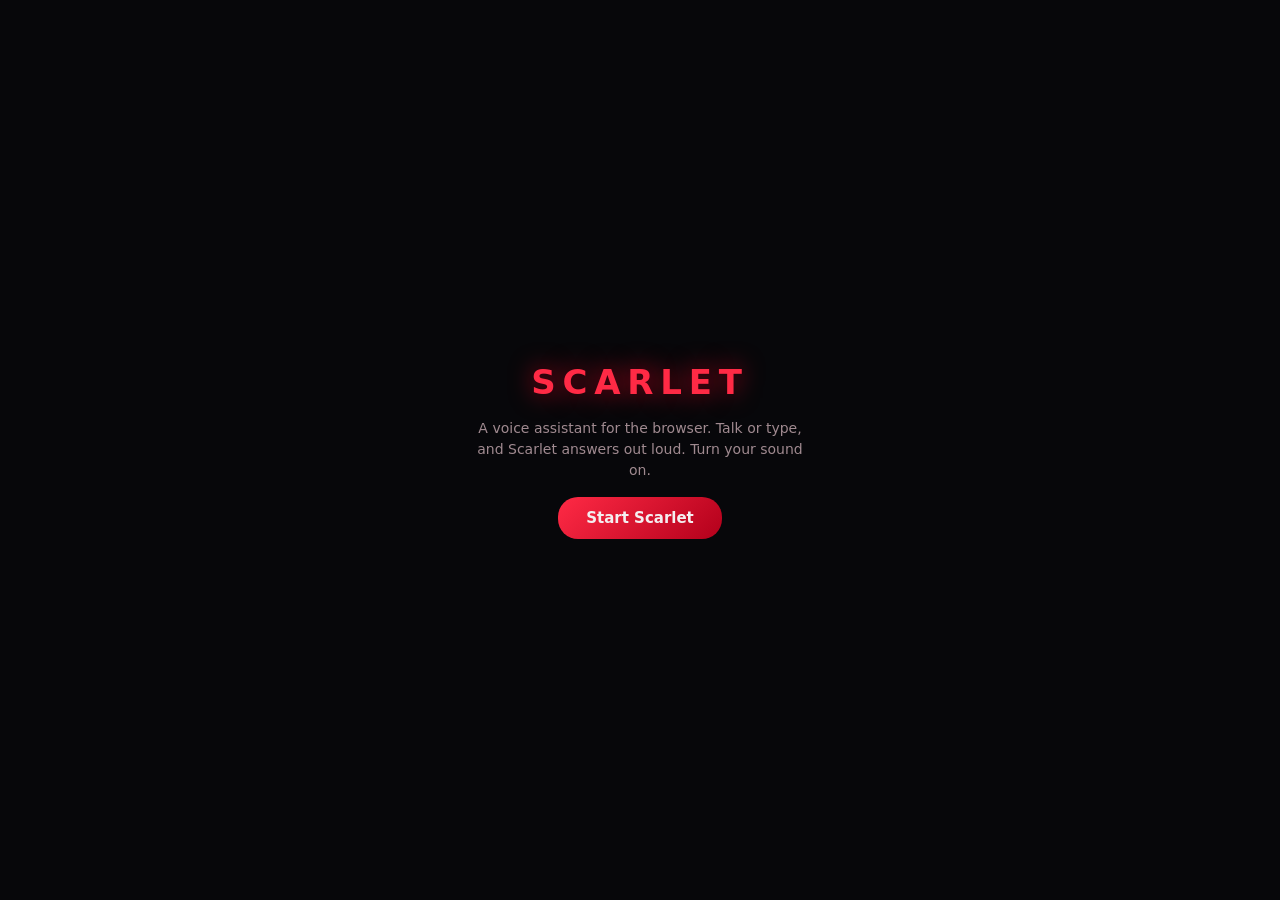
<file: demos/scarlet.html>
<!doctype html>
<html lang="en">
<head>
<meta charset="utf-8">
<meta name="viewport" content="width=device-width, initial-scale=1, viewport-fit=cover">
<title>Scarlet – Voice assistant demo</title>
<style>
:root{--bg:#07070a;--panel:#111116;--line:#2a1015;--red:#ff2a45;--red2:#b3001b;--txt:#f4eef0;--mut:#a08a90;
box-sizing:border-box;padding-top:env(safe-area-inset-top,0px);padding-bottom:env(safe-area-inset-bottom,0px)}
html{scroll-padding-top:env(safe-area-inset-top,0px)}
*{box-sizing:border-box}
body{margin:0;background:radial-gradient(ellipse at 50% 0,#2a0710 0,var(--bg) 60%) fixed;color:var(--txt);font-family:"Segoe UI",system-ui,-apple-system,Roboto,sans-serif;min-height:100vh}
.wrap{max-width:560px;margin:0 auto;padding:14px;display:flex;flex-direction:column;gap:12px}
header{display:flex;justify-content:space-between;align-items:center;font-size:14px;color:var(--mut)}
header b{color:var(--red);font-size:18px;letter-spacing:.08em}
#orb{width:100%;max-width:280px;aspect-ratio:1;margin:0 auto;display:block}
#status{text-align:center;font-size:13px;color:var(--red);min-height:18px}
#log{background:var(--panel);border:1px solid var(--line);border-radius:14px;padding:12px;height:240px;overflow-y:auto;display:flex;flex-direction:column;gap:8px}
.m{padding:8px 12px;border-radius:12px;max-width:88%;font-size:14px;line-height:1.5;white-space:pre-line}
.s{background:#1d0a10;border:1px solid var(--red2);align-self:flex-start}
.u{background:#1b1b22;align-self:flex-end;color:#ddd}
.row{display:flex;gap:8px;flex-wrap:wrap}
button{font:inherit;color:var(--txt);cursor:pointer}
.chip{background:transparent;border:1px solid var(--red2);border-radius:20px;padding:7px 12px;font-size:13px}
.chip:hover,.chip:active{background:var(--red2)}
.chip.big{background:linear-gradient(135deg,var(--red),var(--red2));border:0;font-weight:600}
.lbl{font-size:12px;color:var(--mut)}
form{display:flex;gap:8px}
input{flex:1;min-width:0;background:var(--panel);border:1px solid var(--line);color:var(--txt);border-radius:12px;padding:12px;font:inherit;font-size:15px}
input:focus{outline:none;border-color:var(--red)}
button.ic{width:46px;border-radius:12px;border:1px solid var(--red2);background:var(--panel);font-size:16px}
button.ic.on{background:var(--red);animation:p 1s infinite}
@keyframes p{50%{box-shadow:0 0 14px var(--red)}}
:focus-visible{outline:2px solid var(--red);outline-offset:2px}
@media (prefers-reduced-motion:reduce){button.ic.on{animation:none}}
#boot{position:fixed;inset:0;background:var(--bg);z-index:9;display:flex;flex-direction:column;align-items:center;justify-content:center;gap:16px;text-align:center;padding:24px}
#boot h1{margin:0;font-size:34px;letter-spacing:.2em;color:var(--red);text-shadow:0 0 24px var(--red2)}
#boot p{color:var(--mut);margin:0;font-size:14px;max-width:340px;line-height:1.5}
.hide{display:none!important}
</style>
</head>
<body>
<div id="boot">
  <h1>SCARLET</h1>
  <p>A voice assistant for the browser. Talk or type, and Scarlet answers out loud. Turn your sound on.</p>
  <button class="chip big" id="go" style="padding:12px 28px;font-size:15px">Start Scarlet</button>
</div>

<div class="wrap">
  <header><span>Voice assistant</span><b>SCARLET</b><button class="chip" id="mute" aria-label="Mute voice" style="padding:4px 10px">Sound on</button></header>
  <canvas id="orb" width="600" height="600" aria-hidden="true"></canvas>
  <div id="status" aria-live="polite">Ready</div>
  <div id="log" aria-live="polite"></div>

  <div class="lbl">Try asking</div>
  <div class="row">
    <button class="chip" data-q="what can you do">What can you do?</button>
    <button class="chip" data-q="time">Time and date</button>
    <button class="chip" data-q="focus">Focus timer</button>
    <button class="chip" data-q="joke">Tell a joke</button>
    <button class="chip" data-q="show notes">My notes</button>
  </div>
  <div class="lbl">Play music</div>
  <div class="row" id="music"></div>

  <form id="f">
    <button type="button" class="ic" id="mic" aria-label="Speak to Scarlet">Mic</button>
    <input id="in" placeholder="Type or say something…" autocomplete="off" aria-label="Message">
    <button class="ic" style="background:var(--red2)" aria-label="Send">Go</button>
  </form>
</div>

<script>
const $ = s => document.querySelector(s);
const log = $("#log"), stat = $("#status");
const pick = a => a[Math.floor(Math.random() * a.length)];
let speaking = false, muted = false, voice = null, focusT = null, userName = "";
let notes = [];
try { notes = JSON.parse(localStorage.getItem("scarlet-notes") || "[]"); userName = localStorage.getItem("scarlet-name") || ""; } catch (_) {}
const save = () => { try { localStorage.setItem("scarlet-notes", JSON.stringify(notes)); localStorage.setItem("scarlet-name", userName); } catch (_) {} };
const who = () => userName ? ", " + userName : "";

// --- music: opens a Spotify search for the chosen mood ---
const MOODS = ["Chill", "Lo-fi", "Focus", "Workout", "Pop hits", "Jazz"];
MOODS.forEach(m => { const b = document.createElement("button"); b.className = "chip"; b.textContent = m; b.onclick = () => handle("play " + m); $("#music").appendChild(b); });
function music(q){
  const url = "https://open.spotify.com/search/" + encodeURIComponent(q);
  setTimeout(() => window.open(url, "_blank", "noopener"), 1000);
  return "Opening " + q + " on Spotify.";
}

// --- notes ---
function addNote(t){ notes.push(t); save(); return "Saved: " + t; }
function showNotes(){ return notes.length ? "Your notes:\n" + notes.map((n, i) => (i + 1) + ". " + n).join("\n") : "You have no notes yet. Say \"remember\" followed by what you want to save."; }

// --- calculator (digits and operators only) ---
function calc(expr){
  const e = expr.replace(/x|times/g, "*").replace(/divided by/g, "/").replace(/plus/g, "+").replace(/minus/g, "-").replace(/[^0-9+\-*/().% ]/g, "").trim();
  if (!e) return "I couldn't read that calculation. Try \"calculate 12 * 7\".";
  try { const r = Function('"use strict";return (' + e + ")")(); return isFinite(r) ? e + " = " + +r.toFixed(6) : "That doesn't have a result."; }
  catch (_) { return "I couldn't work that out. Try \"calculate 12 * 7\"."; }
}

// --- focus timer ---
function focus(min = 25){
  if (focusT){ clearInterval(focusT); focusT = null; stat.textContent = "Ready"; return "Focus timer stopped."; }
  let s = min * 60;
  focusT = setInterval(() => {
    s--; stat.textContent = "Focus " + String(Math.floor(s / 60)).padStart(2, "0") + ":" + String(s % 60).padStart(2, "0");
    if (s <= 0){ clearInterval(focusT); focusT = null; stat.textContent = "Ready"; say("Time's up. Take a five minute break."); }
  }, 1000);
  return min + " minute focus timer started. Say \"focus\" again to stop it.";
}

// --- intent matching ---
const INTENTS = [
  [/my name is (\w+)|call me (\w+)/, m => { userName = m[1] || m[2]; userName = userName[0].toUpperCase() + userName.slice(1); save(); return "Nice to meet you, " + userName + "."; }],
  [/^(hi|hello|hey|salam|salut|bonjour)\b/, () => pick(["Hello" + who() + ". How can I help?", "Hi" + who() + ". What can I do for you?"])],
  [/what can you do|help|capabilit/, () => "I can:\n• tell the time and date\n• run a focus timer\n• save and read your notes (\"remember buy milk\")\n• calculate (\"calculate 12 * 7\")\n• play music (\"play lo-fi\")\n• tell jokes\nTell me your name with \"my name is …\" and I'll use it."],
  [/how are you|ça va|ca va/, () => "Running smoothly. How about you" + who() + "?"],
  [/who are you|your name/, () => "I'm Scarlet, a small voice assistant that runs entirely in your browser."],
  [/who made|creator|who built|developer/, () => "I was built by Farouk Benouali as a portfolio demo, using plain HTML, CSS and JavaScript with the Web Speech API."],
  [/time|date|day is it|today/, () => { const d = new Date(); return "It's " + d.toLocaleTimeString([], { hour: "2-digit", minute: "2-digit" }) + " on " + d.toLocaleDateString([], { weekday: "long", day: "numeric", month: "long", year: "numeric" }) + "."; }],
  [/(?:remember|note|remind me)(?: that| to)? (.+)/, m => addNote(m[1])],
  [/show notes|my notes|read notes|list notes/, showNotes],
  [/clear notes|delete notes/, () => { notes = []; save(); return "All notes cleared."; }],
  [/calculate (.+)|what is ([\d(].+)|compute (.+)/, m => calc(m[1] || m[2] || m[3])],
  [/play (.+)|music|song|playlist/, m => music(m[1] || "chill playlist")],
  [/focus|study|pomodoro|timer/, () => focus()],
  [/joke|funny|blague/, () => pick(["Why do programmers prefer dark mode? Because light attracts bugs.", "I told my code to behave. It returned: undefined.", "There are 10 kinds of people: those who understand binary and those who don't.", "A SQL query walks into a bar, sees two tables and asks: can I join you?"])],
  [/sad|tired|stress|bad day/, () => "That sounds heavy. Take a breath, drink some water, and do one small thing at a time. Want some calm music or a short focus timer?"],
  [/thank|merci|shukran/, () => pick(["You're welcome" + who() + ".", "Happy to help."])],
  [/^(bye|goodbye|see you)/, () => "Goodbye" + who() + ". Talk soon."]
];
function think(t){
  const s = t.toLowerCase();
  for (const [re, fn] of INTENTS){ const m = s.match(re); if (m) return fn(m); }
  return "I don't know that one yet. Say \"what can you do\" to see my commands.";
}

// --- voice output ---
function loadVoice(){
  const vs = speechSynthesis.getVoices(); if (!vs.length) return;
  const f = /female|zira|samantha|aria|jenny|hazel|susan|karen|moira|tessa|fiona|victoria|google uk english female|google us english/i;
  voice = vs.find(v => /^en/i.test(v.lang) && f.test(v.name)) || vs.find(v => /^en/i.test(v.lang)) || vs[0];
}
if ("speechSynthesis" in window){ loadVoice(); speechSynthesis.onvoiceschanged = loadVoice; }
function say(t){
  if (!t) return;
  add("s", t);
  if (muted || !("speechSynthesis" in window)){ speaking = true; setTimeout(() => speaking = false, Math.min(5000, t.length * 50)); return; }
  speechSynthesis.cancel();
  const u = new SpeechSynthesisUtterance(t.replace(/\n/g, ". ").replace(/•/g, ""));
  if (voice) u.voice = voice;
  u.onstart = () => speaking = true; u.onend = u.onerror = () => speaking = false;
  speechSynthesis.speak(u);
}
function add(c, t){ const d = document.createElement("div"); d.className = "m " + c; d.textContent = t; log.appendChild(d); log.scrollTop = log.scrollHeight; }
function handle(t){ t = t.trim(); if (!t) return; add("u", t); say(think(t)); }

$("#f").onsubmit = e => { e.preventDefault(); handle($("#in").value); $("#in").value = ""; };
document.querySelectorAll("[data-q]").forEach(b => b.onclick = () => handle(b.dataset.q));
$("#mute").onclick = e => { muted = !muted; e.target.textContent = muted ? "Sound off" : "Sound on"; if (muted && "speechSynthesis" in window) speechSynthesis.cancel(); };

// --- microphone ---
const SR = window.SpeechRecognition || window.webkitSpeechRecognition;
if (!SR) $("#mic").classList.add("hide"); else {
  const r = new SR(); r.lang = "en-US"; r.interimResults = false; let on = false;
  r.onresult = e => handle(e.results[0][0].transcript);
  r.onend = () => { on = false; $("#mic").classList.remove("on"); if (!focusT) stat.textContent = "Ready"; };
  $("#mic").onclick = () => { if (on) return r.stop(); try { speechSynthesis.cancel(); r.start(); on = true; $("#mic").classList.add("on"); stat.textContent = "Listening…"; } catch (_) {} };
}

// --- orb ---
const reduce = matchMedia("(prefers-reduced-motion: reduce)").matches;
const o = $("#orb").getContext("2d"); let t = 0, amp = 0;
(function draw(){
  t += reduce ? 0 : .02; amp += ((speaking ? .6 + .4 * Math.sin(t * 9) * Math.sin(t * 5.3) : .08) - amp) * .15;
  const W = 600, c = W / 2; o.clearRect(0, 0, W, W);
  const g = o.createRadialGradient(c, c, 10, c, c, 240 + amp * 40);
  g.addColorStop(0, "rgba(255,42,69,.55)"); g.addColorStop(.5, "rgba(179,0,27,.25)"); g.addColorStop(1, "rgba(0,0,0,0)");
  o.fillStyle = g; o.fillRect(0, 0, W, W);
  for (let k = 0; k < 4; k++){
    o.beginPath();
    for (let a = 0; a <= 6.3; a += .05){
      const rr = 90 + k * 28 + Math.sin(a * (3 + k) + t * (1 + k * .4)) * (6 + amp * 26);
      const x = c + Math.cos(a) * rr, y = c + Math.sin(a) * rr; a ? o.lineTo(x, y) : o.moveTo(x, y);
    }
    o.closePath(); o.strokeStyle = k % 2 ? "rgba(255,255,255,.35)" : "rgba(255,42,69," + (.9 - k * .15) + ")"; o.lineWidth = 2; o.stroke();
  }
  o.beginPath(); o.arc(c, c, 52 + amp * 14, 0, 7); o.fillStyle = "#0b0206"; o.fill(); o.strokeStyle = "#ff2a45"; o.lineWidth = 3; o.stroke();
  o.fillStyle = "#ff2a45"; o.font = "bold 44px Segoe UI,sans-serif"; o.textAlign = "center"; o.textBaseline = "middle"; o.fillText("S", c, c + 2);
  requestAnimationFrame(draw);
})();

// --- start ---
$("#go").onclick = () => {
  $("#boot").classList.add("hide");
  say("Hello" + who() + ". I'm Scarlet, a voice assistant. Say hello, or tap one of the suggestions. Ask \"what can you do\" for the full list.");
};
</script>
</body>
</html>
</file>
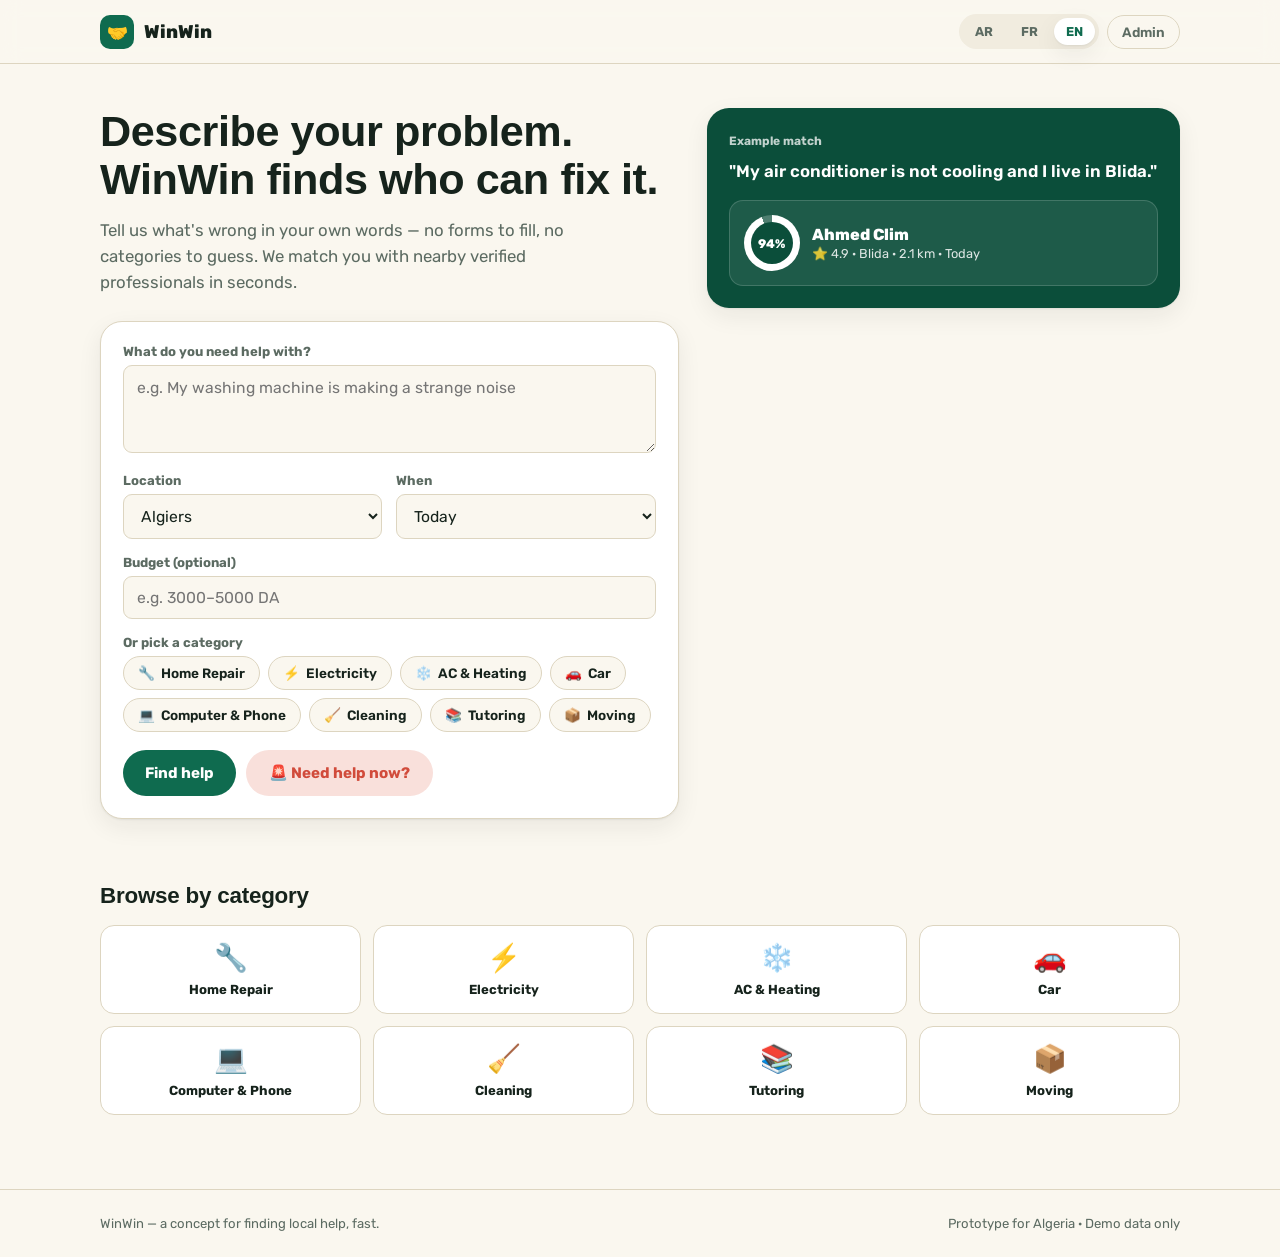
<file: demos/winwin-mini.html>
<!DOCTYPE html>
<html lang="ar" dir="rtl">
<head>
<meta charset="UTF-8">
<meta name="viewport" content="width=device-width, initial-scale=1.0">
<title>WinWin — Find someone who can help</title>
<link rel="preconnect" href="https://fonts.googleapis.com">
<link rel="preconnect" href="https://fonts.gstatic.com" crossorigin>
<link href="https://fonts.googleapis.com/css2?family=Google+Sans+Flex:opsz,wght@6..144,1..1000&family=Rubik:ital,wght@0,300..900;1,300..900&display=swap" rel="stylesheet">
<style>
/* ---------- Tokens ---------- */
:root{
  --paper:#FAF7EF;
  --paper-2:#F1ECDF;
  --ink:#16231C;
  --ink-soft:#5C6B62;
  --line:#DDD5C0;
  --green:#0F6B4F;
  --green-deep:#0B4E3A;
  --green-tint:#E4EFE8;
  --amber:#E29A2E;
  --amber-tint:#FBEDD4;
  --coral:#D14B3B;
  --coral-tint:#F9E0DB;
  --card:#FFFFFF;
  --shadow: 0 1px 2px rgba(22,35,28,.06), 0 8px 24px rgba(22,35,28,.07);
  --radius-lg: 22px;
  --radius-md: 14px;
  --radius-sm: 9px;
  --font-latin: 'Google Sans Flex', -apple-system, 'Segoe UI', Helvetica, Arial, sans-serif;
  --font-ui: 'Rubik', -apple-system, 'Segoe UI', Tahoma, Arial, sans-serif;
}
@media (prefers-color-scheme: dark){
  :root:not([data-theme="light"]){
    --paper:#121814;
    --paper-2:#182018;
    --ink:#EDEFE9;
    --ink-soft:#9AA69C;
    --line:#2B342D;
    --green:#3FBE8F;
    --green-deep:#8FE0BE;
    --green-tint:#16281F;
    --amber:#E8B25A;
    --amber-tint:#2A2113;
    --coral:#E8776A;
    --coral-tint:#2C1815;
    --card:#182018;
    --shadow: 0 1px 2px rgba(0,0,0,.4), 0 10px 26px rgba(0,0,0,.45);
  }
}
:root[data-theme="dark"]{
  --paper:#121814;
  --paper-2:#182018;
  --ink:#EDEFE9;
  --ink-soft:#9AA69C;
  --line:#2B342D;
  --green:#3FBE8F;
  --green-deep:#8FE0BE;
  --green-tint:#16281F;
  --amber:#E8B25A;
  --amber-tint:#2A2113;
  --coral:#E8776A;
  --coral-tint:#2C1815;
  --card:#182018;
  --shadow: 0 1px 2px rgba(0,0,0,.4), 0 10px 26px rgba(0,0,0,.45);
}

*{box-sizing:border-box;}
html,body{margin:0;padding:0;}
body{
  background:var(--paper);
  color:var(--ink);
  font-family:var(--font-ui);
  -webkit-font-smoothing:antialiased;
  min-height:100vh;
  transition:background .2s ease;
}
html[dir="ltr"] body{ font-family:var(--font-ui); }
h1,h2,h3,.display{ font-family:var(--font-latin); letter-spacing:-.01em; }
html[dir="rtl"] h1, html[dir="rtl"] h2, html[dir="rtl"] h3, html[dir="rtl"] .display{
  font-family:'Rubik', var(--font-ui); font-weight:800; letter-spacing:0;
}
img,svg{max-width:100%;display:block;}
button{font-family:inherit;}
a{color:inherit;}
.wrap{max-width:1120px;margin-inline:auto;padding-inline:20px;}

/* ---------- Header ---------- */
.topbar{
  position:sticky; top:0; z-index:40;
  background:color-mix(in srgb, var(--paper) 88%, transparent);
  backdrop-filter:blur(10px);
  border-block-end:1px solid var(--line);
}
.topbar-inner{
  display:flex; align-items:center; justify-content:space-between;
  padding-block:14px; gap:14px;
}
.brand{display:flex; align-items:center; gap:10px; font-weight:800; font-size:1.15rem; cursor:pointer; background:none; border:none; padding:0; color:var(--ink);}
.brand-mark{
  width:34px;height:34px;border-radius:10px;background:var(--green);
  color:#fff; display:flex; align-items:center; justify-content:center; font-size:1.05rem; flex-shrink:0;
}
.nav-actions{display:flex; align-items:center; gap:8px;}
.lang-switch{display:flex; gap:4px; background:var(--paper-2); border-radius:999px; padding:4px;}
.lang-switch button{
  border:none; background:transparent; padding:6px 12px; border-radius:999px;
  font-size:.8rem; font-weight:700; color:var(--ink-soft); cursor:pointer;
}
.lang-switch button.active{background:var(--card); color:var(--green); box-shadow:var(--shadow);}
.admin-link{
  border:1px solid var(--line); background:transparent; color:var(--ink-soft);
  padding:8px 14px; border-radius:999px; font-size:.85rem; font-weight:600; cursor:pointer;
}
.admin-link:hover{color:var(--ink); border-color:var(--ink-soft);}

/* ---------- Hero ---------- */
.hero{padding-block:44px 30px;}
.hero-grid{display:grid; gap:28px; grid-template-columns:1fr;}
@media(min-width:900px){ .hero-grid{grid-template-columns:1.1fr .9fr; align-items:start;} }
.eyebrow-free{ } /* intentionally no eyebrow label, per design guidance */
.hero h1{font-size:clamp(1.9rem,4vw,2.7rem); line-height:1.1; margin:0 0 14px;}
.hero p.sub{color:var(--ink-soft); font-size:1.05rem; line-height:1.55; max-width:46ch; margin:0 0 26px;}

.formcard{
  background:var(--card); border:1px solid var(--line); border-radius:var(--radius-lg);
  padding:22px; box-shadow:var(--shadow);
}
.field{margin-block-end:16px;}
.field label{display:block; font-size:.82rem; font-weight:700; color:var(--ink-soft); margin-block-end:6px;}
textarea, select, input[type=text]{
  width:100%; border:1.5px solid var(--line); border-radius:var(--radius-sm);
  padding:11px 13px; font-size:.98rem; font-family:inherit; color:var(--ink);
  background:var(--paper); resize:vertical;
}
textarea{min-height:88px; line-height:1.45;}
textarea:focus, select:focus, input:focus{outline:2px solid var(--green); outline-offset:1px; border-color:var(--green);}
.row2{display:grid; grid-template-columns:1fr; gap:14px;}
@media(min-width:520px){ .row2{grid-template-columns:1fr 1fr;} }
.chiprow{display:flex; flex-wrap:wrap; gap:8px;}
.chip{
  border:1.5px solid var(--line); background:var(--paper); padding:8px 14px; border-radius:999px;
  font-size:.85rem; font-weight:600; cursor:pointer; color:var(--ink); display:flex; align-items:center; gap:6px;
}
.chip.selected{border-color:var(--green); background:var(--green-tint); color:var(--green-deep);}
.actions-row{display:flex; flex-wrap:wrap; gap:10px; margin-block-start:18px;}
.btn{
  border:none; border-radius:999px; padding:13px 22px; font-size:.95rem; font-weight:700;
  cursor:pointer; display:inline-flex; align-items:center; gap:8px; transition:transform .12s ease, filter .12s ease;
}
.btn:active{transform:scale(.97);}
.btn-primary{background:var(--green); color:#fff;}
.btn-primary:hover{filter:brightness(1.08);}
.btn-ghost{background:transparent; color:var(--ink); border:1.5px solid var(--line);}
.btn-ghost:hover{border-color:var(--ink-soft);}
.btn-emergency{background:var(--coral-tint); color:var(--coral); border:1.5px solid transparent;}
.btn-emergency:hover{filter:brightness(1.05);}
.btn-block{width:100%; justify-content:center;}
.btn-sm{padding:8px 14px; font-size:.82rem;}

/* preview card in hero */
.preview{
  background:var(--green-deep); color:#fff; border-radius:var(--radius-lg);
  padding:22px; box-shadow:var(--shadow); position:relative; overflow:hidden;
}
.preview small{opacity:.75; font-weight:700; font-size:.75rem;}
.preview .quote{font-size:1.05rem; line-height:1.5; margin-block:10px 16px; font-weight:600;}
.preview-card{
  background:rgba(255,255,255,.08); border:1px solid rgba(255,255,255,.16);
  border-radius:var(--radius-md); padding:14px; display:flex; gap:12px; align-items:center;
}
.ring{
  --pct:0; width:56px; height:56px; border-radius:50%; flex-shrink:0;
  background:conic-gradient(#fff calc(var(--pct)*1%), rgba(255,255,255,.22) 0);
  display:flex; align-items:center; justify-content:center;
}
.ring-inner{
  width:42px; height:42px; border-radius:50%; background:var(--green-deep);
  display:flex; align-items:center; justify-content:center; font-size:.78rem; font-weight:800;
}
.pv-name{font-weight:800; font-size:1rem;}
.pv-meta{font-size:.8rem; opacity:.85; margin-block-start:2px;}

/* ---------- Categories ---------- */
.section{padding-block:34px;}
.section h2{font-size:1.4rem; margin:0 0 16px;}
.cat-grid{display:grid; grid-template-columns:repeat(2,1fr); gap:12px;}
@media(min-width:640px){ .cat-grid{grid-template-columns:repeat(4,1fr);} }
.cat-tile{
  background:var(--card); border:1.5px solid var(--line); border-radius:var(--radius-md);
  padding:16px 12px; text-align:center; cursor:pointer;
}
.cat-tile:hover{border-color:var(--green);}
.cat-tile .icon{font-size:1.7rem; margin-block-end:8px;}
.cat-tile .label{font-size:.82rem; font-weight:700;}

/* ---------- Results ---------- */
.analysis{
  display:flex; flex-wrap:wrap; gap:10px; margin-block-end:22px;
}
.tag{
  background:var(--paper-2); border:1px solid var(--line); border-radius:999px;
  padding:8px 14px; font-size:.82rem; font-weight:700; display:flex; gap:6px; align-items:center;
}
.tag .k{color:var(--ink-soft); font-weight:600;}
.tag.urg-high{background:var(--coral-tint); color:var(--coral); border-color:transparent;}
.tag.urg-medium{background:var(--amber-tint); color:#8a5c10; border-color:transparent;}
.tag.urg-low{background:var(--green-tint); color:var(--green-deep); border-color:transparent;}

.pro-list{display:grid; gap:14px;}
.pro-card{
  background:var(--card); border:1px solid var(--line); border-radius:var(--radius-lg);
  padding:18px; display:grid; grid-template-columns:64px 1fr; gap:14px; box-shadow:var(--shadow);
}
@media(min-width:640px){ .pro-card{grid-template-columns:64px 1fr auto; align-items:center;} }
.pro-ring{ --pct:0; width:60px; height:60px; }
.pro-ring .ring-inner{ width:46px;height:46px; background:var(--card); color:var(--green-deep); }
.pro-ring{ background:conic-gradient(var(--green) calc(var(--pct)*1%), var(--paper-2) 0); }
.pro-main h3{margin:0 0 4px; font-size:1.05rem;}
.pro-meta{display:flex; flex-wrap:wrap; gap:10px; font-size:.83rem; color:var(--ink-soft); margin-block-end:8px;}
.pro-meta b{color:var(--ink); font-weight:700;}
.avail-badge{font-size:.76rem; font-weight:700; padding:3px 10px; border-radius:999px;}
.avail-now{background:var(--green-tint); color:var(--green-deep);}
.avail-today{background:var(--amber-tint); color:#8a5c10;}
.avail-tomorrow{background:var(--paper-2); color:var(--ink-soft);}
.pro-actions{display:flex; gap:8px; flex-wrap:wrap;}
.verified-pin{color:var(--green); font-weight:700; font-size:.8rem; display:inline-flex; gap:4px; align-items:center;}

/* emergency banner */
.emg-banner{
  background:var(--coral-tint); color:var(--coral); border-radius:var(--radius-md);
  padding:14px 18px; font-weight:700; display:flex; align-items:center; gap:10px; margin-block-end:20px;
}

/* active job strip */
.job-strip{
  position:sticky; top:64px; z-index:30; background:var(--green); color:#fff;
  border-radius:var(--radius-md); padding:12px 16px; margin-block-end:18px;
  display:flex; justify-content:space-between; align-items:center; gap:10px; flex-wrap:wrap; box-shadow:var(--shadow);
}
.job-strip strong{font-weight:800;}

/* ---------- Modal ---------- */
.modal-overlay{
  position:fixed; inset:0; background:rgba(10,16,12,.55); display:flex; align-items:flex-end;
  justify-content:center; z-index:100; padding:0;
}
@media(min-width:640px){ .modal-overlay{align-items:center; padding:20px;} }
.modal{
  background:var(--card); width:100%; max-width:560px; border-radius:20px 20px 0 0;
  padding:26px; max-height:88vh; overflow-y:auto; box-shadow:var(--shadow);
  animation:rise .22s ease-out;
}
@media(min-width:640px){ .modal{border-radius:var(--radius-lg);} }
@keyframes rise{ from{transform:translateY(16px); opacity:0;} to{transform:translateY(0); opacity:1;} }
.modal-close{
  position:absolute; inset-inline-end:18px; inset-block-start:18px; border:none; background:var(--paper-2);
  width:32px;height:32px;border-radius:50%; cursor:pointer; font-size:1rem; color:var(--ink-soft);
}
.modal h3{margin:0 0 6px; font-size:1.25rem;}
.modal .sub{color:var(--ink-soft); font-size:.92rem; margin-block-end:18px;}
.spinner{
  width:34px;height:34px; border-radius:50%; border:3px solid var(--paper-2); border-top-color:var(--green);
  animation:spin .8s linear infinite; margin-block-end:16px;
}
@keyframes spin{to{transform:rotate(360deg);}}
.offer-box{
  background:var(--green-tint); border-radius:var(--radius-md); padding:16px; margin-block-end:18px;
  font-size:1rem; font-weight:700; color:var(--green-deep);
}
.stars{display:flex; gap:6px; font-size:2rem; margin-block-end:18px; cursor:pointer;}
.stars span{opacity:.3; transition:opacity .12s;}
.stars span.on{opacity:1;}
.checklist{display:grid; gap:10px; margin-block-end:20px;}
.checklist label{display:flex; align-items:center; gap:10px; font-size:.92rem; cursor:pointer;}
.checklist input{width:18px;height:18px; accent-color:var(--green);}

/* profile modal specifics */
.profile-head{display:flex; gap:14px; align-items:center; margin-block-end:18px;}
.avatar-badge{
  width:56px;height:56px; border-radius:16px; background:var(--green-tint); color:var(--green-deep);
  display:flex; align-items:center; justify-content:center; font-size:1.5rem; flex-shrink:0; font-weight:800;
}
.profile-tags{display:flex; gap:14px; flex-wrap:wrap; font-size:.85rem; color:var(--ink-soft); margin-block-end:16px;}
.svc-list{display:flex; flex-wrap:wrap; gap:8px; margin-block-end:18px;}
.svc-pill{background:var(--paper-2); border-radius:999px; padding:6px 12px; font-size:.82rem; font-weight:600;}
.review{
  border-top:1px solid var(--line); padding-block:12px; font-size:.9rem;
}
.review:first-of-type{border-top:none;}
.review .stars-mini{color:var(--amber); font-size:.85rem; margin-block-end:4px;}

/* ---------- Dashboard ---------- */
.stat-grid{display:grid; grid-template-columns:repeat(2,1fr); gap:12px;}
@media(min-width:720px){ .stat-grid{grid-template-columns:repeat(5,1fr);} }
.stat-card{background:var(--card); border:1px solid var(--line); border-radius:var(--radius-md); padding:16px;}
.stat-card .num{font-size:1.6rem; font-weight:800; font-family:var(--font-latin);}
.stat-card .lbl{font-size:.78rem; color:var(--ink-soft); font-weight:600; margin-block-start:2px;}
.list-card{background:var(--card); border:1px solid var(--line); border-radius:var(--radius-md); padding:16px; margin-block-start:22px;}
.list-row{display:flex; justify-content:space-between; align-items:center; gap:10px; padding-block:10px; border-block-end:1px solid var(--line); flex-wrap:wrap;}
.list-row:last-child{border-block-end:none;}
.status-pill{font-size:.76rem; font-weight:700; background:var(--amber-tint); color:#8a5c10; padding:4px 10px; border-radius:999px;}

/* footer */
footer{border-block-start:1px solid var(--line); padding-block:26px; margin-block-start:40px;}
footer .wrap{display:flex; justify-content:space-between; flex-wrap:wrap; gap:10px; color:var(--ink-soft); font-size:.82rem;}

.empty{text-align:center; padding-block:40px; color:var(--ink-soft);}
.toast{
  position:fixed; inset-inline:0; inset-block-end:22px; display:flex; justify-content:center; z-index:120; pointer-events:none;
}
.toast-inner{
  background:var(--ink); color:var(--paper); padding:12px 20px; border-radius:999px; font-size:.88rem; font-weight:600;
  box-shadow:var(--shadow); opacity:0; transform:translateY(8px); transition:all .25s ease;
}
.toast-inner.show{opacity:1; transform:translateY(0);}

@media (prefers-reduced-motion: reduce){
  *{animation-duration:.01ms !important; transition-duration:.01ms !important;}
}
</style>
</head>
<body>
<div id="app"></div>
<div id="modalRoot"></div>
<div class="toast" id="toastRoot"><div class="toast-inner" id="toastInner"></div></div>

<script>
/* =========================================================
   WINWIN MINI — client-side demo prototype
   All data is fictional/demo. No backend, no real payments.
   State persists per-browser via localStorage (see STORE_KEYS).
========================================================= */

/* ---------------- Data ---------------- */
const CATEGORIES = ['home','elec','ac','car','pc','clean','tutor','move'];
const CAT_ICON = {home:'🔧',elec:'⚡',ac:'❄️',car:'🚗',pc:'💻',clean:'🧹',tutor:'📚',move:'📦'};
const CITIES = ['algiers','oran','blida','constantine','annaba','setif','tlemcen','bechar'];

const PROS = [
  {id:'p1',  name:'Ahmed Benaa',      cat:'home', city:'algiers',     rating:4.6, jobs:98,  verified:true,  dist:3.2, avail:'today',    pMin:2500, pMax:4500, resp:20, rev:[0,2]},
  {id:'p2',  name:'Karim Rénov',      cat:'home', city:'oran',        rating:4.3, jobs:54,  verified:false, dist:6.1, avail:'tomorrow', pMin:3000, pMax:6000, resp:45, rev:[1]},

  {id:'p3',  name:'Sofiane Elec',     cat:'elec', city:'algiers',     rating:4.8, jobs:143, verified:true,  dist:2.4, avail:'now',      pMin:2000, pMax:4000, resp:10, rev:[0,3]},
  {id:'p4',  name:'Nadir Courant',    cat:'elec', city:'blida',       rating:4.5, jobs:76,  verified:true,  dist:4.0, avail:'today',    pMin:2500, pMax:5000, resp:25, rev:[2]},

  {id:'p5',  name:'Ahmed Clim',       cat:'ac',   city:'blida',       rating:4.9, jobs:127, verified:true,  dist:2.1, avail:'today',    pMin:3000, pMax:5000, resp:10, rev:[0,3]},
  {id:'p6',  name:'Samir Services',   cat:'ac',   city:'blida',       rating:4.7, jobs:88,  verified:true,  dist:3.5, avail:'now',      pMin:4000, pMax:6000, resp:5,  rev:[1,2]},
  {id:'p7',  name:'Yacine Tech',      cat:'ac',   city:'blida',       rating:4.8, jobs:102, verified:true,  dist:5.2, avail:'tomorrow', pMin:3500, pMax:5500, resp:30, rev:[0]},

  {id:'p8',  name:'Riad Auto',        cat:'car',  city:'oran',        rating:4.4, jobs:61,  verified:true,  dist:5.5, avail:'today',    pMin:2000, pMax:8000, resp:30, rev:[2,3]},
  {id:'p9',  name:'Hicham Garage',    cat:'car',  city:'constantine', rating:4.2, jobs:39,  verified:false, dist:7.8, avail:'tomorrow', pMin:2500, pMax:7000, resp:60, rev:[1]},

  {id:'p10', name:'Walid PC',         cat:'pc',   city:'algiers',     rating:4.7, jobs:115, verified:true,  dist:1.8, avail:'now',      pMin:1500, pMax:4000, resp:15, rev:[0,2]},
  {id:'p11', name:'Islem Tech',       cat:'pc',   city:'annaba',      rating:4.5, jobs:67,  verified:true,  dist:4.5, avail:'today',    pMin:1500, pMax:3500, resp:20, rev:[3]},

  {id:'p12', name:'Amina Clean',      cat:'clean',city:'algiers',     rating:4.6, jobs:90,  verified:true,  dist:2.9, avail:'now',      pMin:1500, pMax:3000, resp:15, rev:[0,1]},
  {id:'p13', name:'Ikram Ménage',     cat:'clean',city:'setif',       rating:4.4, jobs:52,  verified:true,  dist:5.0, avail:'today',    pMin:1500, pMax:3000, resp:20, rev:[2]},

  {id:'p14', name:'Yasmine Cours',    cat:'tutor',city:'algiers',     rating:4.9, jobs:132, verified:true,  dist:3.0, avail:'today',    pMin:1000, pMax:2500, resp:30, rev:[0,3]},
  {id:'p15', name:'Mehdi Prof',       cat:'tutor',city:'tlemcen',     rating:4.3, jobs:44,  verified:true,  dist:6.4, avail:'tomorrow', pMin:1000, pMax:2000, resp:45, rev:[1]},

  {id:'p16', name:'Sofiane Move',     cat:'move', city:'oran',        rating:4.5, jobs:70,  verified:true,  dist:4.2, avail:'today',    pMin:4000, pMax:9000, resp:40, rev:[2,3]},
  {id:'p17', name:'Yacine Transport', cat:'move', city:'bechar',      rating:4.1, jobs:28,  verified:false, dist:8.5, avail:'tomorrow', pMin:5000, pMax:10000,resp:60, rev:[0]},
];

const SERVICES_BY_CAT = {
  home:['plumbing','painting','doors_windows'], elec:['wiring','outlets','breaker'],
  ac:['ac_repair','ac_install','ac_maint'], car:['engine','tires','battery'],
  pc:['screen_repair','virus_removal','setup'], clean:['home_clean','deep_clean','post_work'],
  tutor:['math','languages','exam_prep'], move:['furniture','packing','small_moves'],
};

const KEYWORDS = {
  home:{en:['leak','door','window','wall','paint','pipe','faucet','plumb'],fr:['fuite','porte','fenêtre','mur','peinture','tuyau','robinet'],ar:['تسرب','باب','نافذة','حائط','صباغة','أنبوب','حنفية']},
  elec:{en:['electric','wiring','socket','power','outage','breaker','short circuit'],fr:['électri','câblage','prise','courant','panne','disjoncteur'],ar:['كهرباء','أسلاك','مقبس','تيار','انقطاع','قاطع']},
  ac:{en:['ac','air condition','cooling','cold','heater','heating','fridge','refrigerator','freezer','not cooling'],fr:['clim','climatis','froid','chauffage','réfrigér','congélateur'],ar:['تكييف','كولمان','برودة','تدفئة','ثلاجة','فريزر','ما يبردش','لا يبرد']},
  car:{en:['car','engine','tire','brake','battery','vehicle'],fr:['voiture','moteur','pneu','frein','batterie'],ar:['سيارة','محرك','عجلة','فرامل','بطارية']},
  pc:{en:['laptop','computer','phone','screen','virus','software','pc'],fr:['ordinateur','téléphone','écran','virus','logiciel'],ar:['كمبيوتر','حاسوب','هاتف','شاشة','فيروس','برنامج']},
  clean:{en:['clean','housekeeping','dust'],fr:['ménage','nettoyage','poussière'],ar:['تنظيف','نظافة','غبار']},
  tutor:{en:['tutor','lesson','math','study','homework','teacher'],fr:['cours','leçon','maths','étude','devoir'],ar:['درس','دروس','رياضيات','دراسة','واجب','أستاذ']},
  move:{en:['move','moving','relocation','furniture transport'],fr:['déménage','transport meuble'],ar:['نقل','عفش','ترحيل']},
};
const URGENT_WORDS = {en:['urgent','emergency','asap','immediately','right now'],fr:['urgent','urgence','tout de suite','immédiat'],ar:['عاجل','فوري','ضروري','الحين','دروري']};

/* ---------------- Strings ---------------- */
const STR = {
en:{
  appName:'WinWin', tagline:'Find someone who can help',
  heroTitle:'Describe your problem. WinWin finds who can fix it.',
  heroSub:'Tell us what\'s wrong in your own words — no forms to fill, no categories to guess. We match you with nearby verified professionals in seconds.',
  describeLabel:'What do you need help with?', describePh:'e.g. My washing machine is making a strange noise',
  locationLabel:'Location', whenLabel:'When', budgetLabel:'Budget (optional)', budgetPh:'e.g. 3000–5000 DA',
  orCategory:'Or pick a category', findBtn:'Find help', helpNowBtn:'Need help now?',
  when_now:'Now', when_today:'Today', when_tomorrow:'Tomorrow', when_flexible:'Flexible',
  previewTag:'Example match', previewQuote:'"My air conditioner is not cooling and I live in Blida."', previewMeta:'Blida · 2.1 km · Today',
  categoriesTitle:'Browse by category',
  resultsTitle:'Professionals for you', resultsSub:'Ranked by fit, distance, rating and availability.',
  analysisCategory:'Category', analysisProblem:'Problem', analysisUrgency:'Urgency',
  urgency_high:'High', urgency_medium:'Medium', urgency_low:'Low',
  emgBanner:'Showing professionals available right now', noResults:'No professionals match yet — try another category.',
  back:'Back', matchLabel:'match', kmAway:'km away', respondsIn:'responds in {n} min',
  viewProfile:'View profile', requestService:'Request service', verified:'Verified',
  jobsDone:'{n} completed jobs', typicalPrice:'Typical price', servicesTitle:'Services', reviewsTitle:'Reviews',
  closeBtn:'Close',
  sendingTitle:'Sending your request…', sendingSub:'{name} is reviewing the details.',
  offerTitle:'You have an offer', offerLine:'{name} can come {when} for {price} DA.', accept:'Accept offer', decline:'Decline',
  onTheWay:'{name} is on it', completeBtn:'Mark as complete',
  rateTitle:'How was the service?', chkTime:'Arrived on time?', chkPrice:'Price was fair?', chkSolved:'Problem solved?',
  submitRating:'Submit', thanksTitle:'Thanks for the feedback!', thanksSub:'This helps other people find good help too.', doneBtn:'Done',
  adminLink:'Admin', dashboardTitle:'Admin dashboard',
  statUsers:'Users', statPros:'Professionals', statRequests:'Requests', statCompleted:'Completed jobs', statRating:'Avg. rating',
  pendingTitle:'Pending verification', verifyBtn:'Verify', underReview:'Under review',
  reportedTitle:'Reported providers', dismissBtn:'Dismiss', suspendBtn:'Suspend', suspended:'Suspended',
  reportedName:'Yacine Services', reportedReason:'Poor service',
  footerNote:'Prototype for Algeria · Demo data only', footerCredit:'WinWin — a concept for finding local help, fast.',
  home:'Home',
  toastSent:'Request sent', toastAccepted:'Offer accepted', toastVerified:'Provider verified', toastDismissed:'Report dismissed', toastSuspended:'Provider suspended',
},
fr:{
  appName:'WinWin', tagline:'Trouvez quelqu\'un qui peut vous aider',
  heroTitle:'Décrivez votre problème. WinWin trouve qui peut le résoudre.',
  heroSub:'Expliquez ce qui ne va pas avec vos propres mots — pas de formulaire, pas de catégorie à deviner. Nous vous mettons en contact avec des professionnels vérifiés à proximité en quelques secondes.',
  describeLabel:'De quelle aide avez-vous besoin ?', describePh:'ex. Ma machine à laver fait un bruit étrange',
  locationLabel:'Localisation', whenLabel:'Quand', budgetLabel:'Budget (optionnel)', budgetPh:'ex. 3000–5000 DA',
  orCategory:'Ou choisissez une catégorie', findBtn:'Trouver de l\'aide', helpNowBtn:'Besoin d\'aide maintenant ?',
  when_now:'Maintenant', when_today:'Aujourd\'hui', when_tomorrow:'Demain', when_flexible:'Flexible',
  previewTag:'Exemple de mise en relation', previewQuote:'« Mon climatiseur ne refroidit plus et j\'habite à Blida. »', previewMeta:'Blida · 2,1 km · Aujourd\'hui',
  categoriesTitle:'Parcourir par catégorie',
  resultsTitle:'Des professionnels pour vous', resultsSub:'Classés selon la pertinence, la distance, la note et la disponibilité.',
  analysisCategory:'Catégorie', analysisProblem:'Problème', analysisUrgency:'Urgence',
  urgency_high:'Élevée', urgency_medium:'Moyenne', urgency_low:'Faible',
  emgBanner:'Professionnels disponibles maintenant', noResults:'Aucun professionnel pour l\'instant — essayez une autre catégorie.',
  back:'Retour', matchLabel:'compatibilité', kmAway:'km', respondsIn:'répond en {n} min',
  viewProfile:'Voir le profil', requestService:'Demander le service', verified:'Vérifié',
  jobsDone:'{n} interventions réalisées', typicalPrice:'Prix habituel', servicesTitle:'Services', reviewsTitle:'Avis',
  closeBtn:'Fermer',
  sendingTitle:'Envoi de votre demande…', sendingSub:'{name} examine les détails.',
  offerTitle:'Vous avez une offre', offerLine:'{name} peut venir {when} pour {price} DA.', accept:'Accepter l\'offre', decline:'Refuser',
  onTheWay:'{name} s\'en occupe', completeBtn:'Marquer comme terminé',
  rateTitle:'Comment était le service ?', chkTime:'Arrivé à l\'heure ?', chkPrice:'Prix correct ?', chkSolved:'Problème résolu ?',
  submitRating:'Envoyer', thanksTitle:'Merci pour votre avis !', thanksSub:'Cela aide d\'autres personnes à trouver de l\'aide.', doneBtn:'Terminé',
  adminLink:'Admin', dashboardTitle:'Tableau de bord admin',
  statUsers:'Utilisateurs', statPros:'Professionnels', statRequests:'Demandes', statCompleted:'Missions terminées', statRating:'Note moyenne',
  pendingTitle:'En attente de vérification', verifyBtn:'Vérifier', underReview:'En cours d\'examen',
  reportedTitle:'Prestataires signalés', dismissBtn:'Ignorer', suspendBtn:'Suspendre', suspended:'Suspendu',
  reportedName:'Yacine Services', reportedReason:'Service médiocre',
  footerNote:'Prototype pour l\'Algérie · Données de démonstration', footerCredit:'WinWin — trouver de l\'aide locale, rapidement.',
  home:'Accueil',
  toastSent:'Demande envoyée', toastAccepted:'Offre acceptée', toastVerified:'Prestataire vérifié', toastDismissed:'Signalement ignoré', toastSuspended:'Prestataire suspendu',
},
ar:{
  appName:'وين وين', tagline:'اعثر على من يمكنه مساعدتك',
  heroTitle:'صف مشكلتك، ونحن نجد من يحلّها.',
  heroSub:'اكتب مشكلتك بكلماتك الخاصة — بدون استمارات معقدة وبدون تخمين التصنيف. نطابقك مع محترفين موثوقين قريبين منك في ثوانٍ.',
  describeLabel:'بماذا تحتاج المساعدة؟', describePh:'مثال: الغسالة تصدر صوتًا غريبًا',
  locationLabel:'الموقع', whenLabel:'الوقت', budgetLabel:'الميزانية (اختياري)', budgetPh:'مثال: 3000–5000 دج',
  orCategory:'أو اختر تصنيفًا', findBtn:'ابحث عن مساعدة', helpNowBtn:'تحتاج مساعدة الآن؟',
  when_now:'الآن', when_today:'اليوم', when_tomorrow:'غدًا', when_flexible:'مرن',
  previewTag:'مثال على المطابقة', previewQuote:'«جهاز التكييف لا يبرد وأنا في البليدة.»', previewMeta:'البليدة · 2.1 كم · اليوم',
  categoriesTitle:'تصفح حسب التصنيف',
  resultsTitle:'محترفون مناسبون لك', resultsSub:'مرتبون حسب التوافق والمسافة والتقييم والتوفر.',
  analysisCategory:'التصنيف', analysisProblem:'المشكلة', analysisUrgency:'درجة الإلحاح',
  urgency_high:'مرتفعة', urgency_medium:'متوسطة', urgency_low:'منخفضة',
  emgBanner:'يتم عرض المحترفين المتوفرين الآن', noResults:'لا يوجد محترفون مطابقون حاليًا — جرّب تصنيفًا آخر.',
  back:'رجوع', matchLabel:'التوافق', kmAway:'كم', respondsIn:'يرد خلال {n} د',
  viewProfile:'عرض الملف', requestService:'طلب الخدمة', verified:'موثّق',
  jobsDone:'{n} مهمة مكتملة', typicalPrice:'السعر المعتاد', servicesTitle:'الخدمات', reviewsTitle:'التقييمات',
  closeBtn:'إغلاق',
  sendingTitle:'جارٍ إرسال طلبك…', sendingSub:'{name} يطّلع على التفاصيل.',
  offerTitle:'لديك عرض', offerLine:'يمكن لـ {name} أن يأتي {when} بسعر {price} دج.', accept:'قبول العرض', decline:'رفض',
  onTheWay:'{name} في الطريق', completeBtn:'وضع علامة مكتمل',
  rateTitle:'كيف كانت الخدمة؟', chkTime:'حضر في الوقت المحدد؟', chkPrice:'السعر كان مناسبًا؟', chkSolved:'تم حل المشكلة؟',
  submitRating:'إرسال', thanksTitle:'شكرًا على رأيك!', thanksSub:'هذا يساعد أشخاصًا آخرين في العثور على مساعدة جيدة.', doneBtn:'تم',
  adminLink:'الإدارة', dashboardTitle:'لوحة تحكم الإدارة',
  statUsers:'المستخدمون', statPros:'المحترفون', statRequests:'الطلبات', statCompleted:'المهام المكتملة', statRating:'التقييم المتوسط',
  pendingTitle:'قيد التحقق', verifyBtn:'توثيق', underReview:'قيد المراجعة',
  reportedTitle:'مزودون تمت الشكوى منهم', dismissBtn:'تجاهل', suspendBtn:'تعليق', suspended:'معلَّق',
  reportedName:'ياسين سيرفيس', reportedReason:'خدمة سيئة',
  footerNote:'نموذج تجريبي للجزائر · بيانات تجريبية فقط', footerCredit:'وين وين — إيجاد مساعدة محلية بسرعة.',
  home:'الرئيسية',
  toastSent:'تم إرسال الطلب', toastAccepted:'تم قبول العرض', toastVerified:'تم توثيق المزوّد', toastDismissed:'تم تجاهل الشكوى', toastSuspended:'تم تعليق المزوّد',
}};

const CAT_NAME = {
en:{home:'Home Repair',elec:'Electricity',ac:'AC & Heating',car:'Car',pc:'Computer & Phone',clean:'Cleaning',tutor:'Tutoring',move:'Moving'},
fr:{home:'Réparation maison',elec:'Électricité',ac:'Climatisation',car:'Voiture',pc:'Informatique & Téléphone',clean:'Ménage',tutor:'Cours particuliers',move:'Déménagement'},
ar:{home:'إصلاحات منزلية',elec:'كهرباء',ac:'تكييف وتدفئة',car:'سيارات',pc:'كمبيوتر وهاتف',clean:'تنظيف',tutor:'دروس خصوصية',move:'نقل عفش'}};

const CITY_NAME = {
en:{algiers:'Algiers',oran:'Oran',blida:'Blida',constantine:'Constantine',annaba:'Annaba',setif:'Sétif',tlemcen:'Tlemcen',bechar:'Béchar'},
fr:{algiers:'Alger',oran:'Oran',blida:'Blida',constantine:'Constantine',annaba:'Annaba',setif:'Sétif',tlemcen:'Tlemcen',bechar:'Béchar'},
ar:{algiers:'الجزائر',oran:'وهران',blida:'البليدة',constantine:'قسنطينة',annaba:'عنابة',setif:'سطيف',tlemcen:'تلمسان',bechar:'بشار'}};

const SERVICE_NAME = {
en:{plumbing:'Plumbing',painting:'Painting',doors_windows:'Doors & windows',wiring:'Wiring',outlets:'Outlets',breaker:'Breaker panel',
  ac_repair:'AC repair',ac_install:'AC installation',ac_maint:'AC maintenance',engine:'Engine',tires:'Tires',battery:'Battery',
  screen_repair:'Screen repair',virus_removal:'Virus removal',setup:'Setup & support',home_clean:'Home cleaning',deep_clean:'Deep cleaning',post_work:'Post-renovation clean',
  math:'Math',languages:'Languages',exam_prep:'Exam prep',furniture:'Furniture',packing:'Packing',small_moves:'Small moves'},
fr:{plumbing:'Plomberie',painting:'Peinture',doors_windows:'Portes & fenêtres',wiring:'Câblage',outlets:'Prises',breaker:'Tableau électrique',
  ac_repair:'Réparation clim',ac_install:'Installation clim',ac_maint:'Entretien clim',engine:'Moteur',tires:'Pneus',battery:'Batterie',
  screen_repair:'Réparation écran',virus_removal:'Suppression virus',setup:'Installation & support',home_clean:'Ménage',deep_clean:'Nettoyage en profondeur',post_work:'Nettoyage après travaux',
  math:'Mathématiques',languages:'Langues',exam_prep:'Préparation examens',furniture:'Meubles',packing:'Emballage',small_moves:'Petits déménagements'},
ar:{plumbing:'سباكة',painting:'صباغة',doors_windows:'أبواب ونوافذ',wiring:'أسلاك كهربائية',outlets:'مقابس',breaker:'لوحة القواطع',
  ac_repair:'تصليح تكييف',ac_install:'تركيب تكييف',ac_maint:'صيانة تكييف',engine:'المحرك',tires:'العجلات',battery:'البطارية',
  screen_repair:'تصليح الشاشة',virus_removal:'إزالة الفيروسات',setup:'تركيب ودعم',home_clean:'تنظيف المنزل',deep_clean:'تنظيف عميق',post_work:'تنظيف بعد الأشغال',
  math:'الرياضيات',languages:'اللغات',exam_prep:'التحضير للامتحانات',furniture:'الأثاث',packing:'التغليف',small_moves:'نقل صغير'}};

const REVIEWS = {
en:['Arrived on time and fixed the problem.','Professional and fast service.','Fair price, would recommend.','Very polite and explained everything clearly.'],
fr:['Arrivé à l\'heure et a résolu le problème.','Service professionnel et rapide.','Prix correct, je recommande.','Très poli et a tout bien expliqué.'],
ar:['حضر في الوقت المحدد وحل المشكلة.','خدمة محترفة وسريعة.','السعر مناسب، أنصح به.','لطيف جدًا وشرح كل شيء بوضوح.']};

/* ---------------- Storage ---------------- */
const STORE_KEYS = {lang:'winwin_lang', session:'winwin_session'};
function loadSession(){
  try{
    const raw = localStorage.getItem(STORE_KEYS.session);
    if(raw) return JSON.parse(raw);
  }catch(e){}
  return {completed:0, ratingsSum:0, ratingsCount:0, extraReviews:{}, verifiedOverride:{}, reportDismissed:false, reportSuspended:false};
}
function saveSession(){ try{ localStorage.setItem(STORE_KEYS.session, JSON.stringify(session)); }catch(e){} }
let session = loadSession();

/* ---------------- State ---------------- */
let lang = 'ar';
try{
  const savedLang = localStorage.getItem(STORE_KEYS.lang);
  if(savedLang) lang = savedLang;
  else{
    const nav = (navigator.language||'ar').toLowerCase();
    lang = nav.startsWith('fr') ? 'fr' : nav.startsWith('en') ? 'en' : 'ar';
  }
}catch(e){}

let view = 'home'; // home | results | dashboard
let form = {desc:'', city:'algiers', when:'today', budget:'', cat:null, emergencyOnly:false};
let lastResults = null; // {list, cat, urgency}
let activeJob = null; // {proId, stage: sending|offer|inprogress, price, etaLabel}
let modal = null; // {type:'sending'|'offer'|'rate'|'profile', proId}
let ratingDraft = {stars:0, onTime:true, priceFair:true, solved:true};

function t(key, params){
  let s = (STR[lang] && STR[lang][key] !== undefined) ? STR[lang][key] : (STR.en[key]||key);
  if(params){ Object.keys(params).forEach(k=>{ s = s.replace('{'+k+'}', params[k]); }); }
  return s;
}
function esc(str){ const d=document.createElement('div'); d.textContent = str==null?'':String(str); return d.innerHTML; }

/* ---------------- Logic: matching ---------------- */
function detectCategory(text){
  const low = (text||'').toLowerCase();
  if(!low.trim()) return null;
  for(const cat of CATEGORIES){
    const dict = KEYWORDS[cat];
    for(const l of ['en','fr','ar']){
      if(dict[l].some(w => low.includes(w.toLowerCase()))) return cat;
    }
  }
  return null;
}
function detectUrgency(text){
  const low = (text||'').toLowerCase();
  for(const l of ['en','fr','ar']){
    if(URGENT_WORDS[l].some(w => low.includes(w.toLowerCase()))) return 'high';
  }
  return low.trim() ? 'medium' : 'low';
}
function isVerified(pro){
  if(session.verifiedOverride[pro.id]) return true;
  return pro.verified;
}
function scorePro(pro, req){
  const compat = req.cat ? (pro.cat === req.cat ? 1 : 0.22) : 0.55;
  const distScore = Math.max(0, 1 - pro.dist/12);
  const ratingScore = pro.rating/5;
  let availScore;
  if(req.when === 'now') availScore = pro.avail==='now' ? 1 : (pro.avail==='today' ? 0.45 : 0.1);
  else if(req.when === 'today') availScore = (pro.avail==='now'||pro.avail==='today') ? 1 : 0.4;
  else if(req.when === 'tomorrow') availScore = pro.avail==='tomorrow' ? 1 : 0.7;
  else availScore = 1;
  const score = 0.4*compat + 0.25*distScore + 0.2*ratingScore + 0.15*availScore;
  return Math.max(1, Math.min(99, Math.round(score*100)));
}
function computeResults(req){
  let pool = PROS.slice();
  if(req.emergencyOnly){
    const now = pool.filter(p=>p.avail==='now');
    pool = now.length ? now : pool;
  }
  const scored = pool.map(p=>({pro:p, score:scorePro(p, req)})).sort((a,b)=>b.score-a.score);
  return scored.slice(0,3);
}

/* ---------------- Admin computed stats ---------------- */
function adminStats(){
  const baseUsers=248, basePros=63, baseReq=417, baseCompleted=289, baseAvg=4.6;
  const completed = baseCompleted + session.completed;
  const requests = baseReq + session.completed;
  const users = baseUsers + session.completed;
  const totalRatingPoints = baseAvg*baseCompleted + session.ratingsSum;
  const totalRatingCount = baseCompleted + session.ratingsCount;
  const avg = totalRatingCount ? (totalRatingPoints/totalRatingCount) : baseAvg;
  return {users, pros:basePros, requests, completed, avg: Math.round(avg*10)/10};
}

/* ---------------- Toast ---------------- */
function toast(msg){
  const el = document.getElementById('toastInner');
  el.textContent = msg;
  el.classList.add('show');
  clearTimeout(window.__toastTimer);
  window.__toastTimer = setTimeout(()=>el.classList.remove('show'), 2200);
}

/* ---------------- Rendering ---------------- */
function render(){
  document.documentElement.lang = lang;
  document.documentElement.dir = lang==='ar' ? 'rtl' : 'ltr';
  const app = document.getElementById('app');
  app.innerHTML = renderHeader() + renderMain() + renderFooter();
  renderModal();
  bindEvents();
}

function renderHeader(){
  return `
  <div class="topbar"><div class="wrap topbar-inner">
    <button class="brand" data-action="goHome"><span class="brand-mark">🤝</span>${esc(t('appName'))}</button>
    <div class="nav-actions">
      <div class="lang-switch">
        <button data-action="setLang" data-lang="ar" class="${lang==='ar'?'active':''}">AR</button>
        <button data-action="setLang" data-lang="fr" class="${lang==='fr'?'active':''}">FR</button>
        <button data-action="setLang" data-lang="en" class="${lang==='en'?'active':''}">EN</button>
      </div>
      <button class="admin-link" data-action="goDashboard">${esc(t('adminLink'))}</button>
    </div>
  </div></div>`;
}

function renderFooter(){
  return `<footer><div class="wrap">
    <span>${esc(t('footerCredit'))}</span>
    <span>${esc(t('footerNote'))}</span>
  </div></footer>`;
}

function renderJobStrip(){
  if(!activeJob || activeJob.stage!=='inprogress') return '';
  const pro = PROS.find(p=>p.id===activeJob.proId);
  return `<div class="wrap"><div class="job-strip">
    <span>🚗 ${t('onTheWay',{name:esc(pro.name)})}</span>
    <button class="btn btn-primary btn-sm" data-action="completeJob">${esc(t('completeBtn'))}</button>
  </div></div>`;
}

function renderMain(){
  if(view==='dashboard') return renderDashboard();
  if(view==='results') return renderJobStrip() + renderResults();
  return renderJobStrip() + renderHome();
}

/* ---- Home / hero ---- */
function renderHome(){
  const chips = CATEGORIES.map(c=>`
    <button class="chip ${form.cat===c?'selected':''}" data-action="toggleCat" data-cat="${c}">
      <span>${CAT_ICON[c]}</span>${esc(CAT_NAME[lang][c])}
    </button>`).join('');
  const cityOptions = CITIES.map(c=>`<option value="${c}" ${form.city===c?'selected':''}>${esc(CITY_NAME[lang][c])}</option>`).join('');
  const whenOptions = ['now','today','tomorrow','flexible'].map(w=>`<option value="${w}" ${form.when===w?'selected':''}>${esc(t('when_'+w))}</option>`).join('');
  const catTiles = CATEGORIES.map(c=>`
    <div class="cat-tile" data-action="pickCatAndGo" data-cat="${c}">
      <div class="icon">${CAT_ICON[c]}</div>
      <div class="label">${esc(CAT_NAME[lang][c])}</div>
    </div>`).join('');

  return `
  <section class="hero"><div class="wrap hero-grid">
    <div>
      <h1>${esc(t('heroTitle'))}</h1>
      <p class="sub">${esc(t('heroSub'))}</p>
      <div class="formcard">
        <div class="field">
          <label>${esc(t('describeLabel'))}</label>
          <textarea id="descInput" placeholder="${esc(t('describePh'))}">${esc(form.desc)}</textarea>
        </div>
        <div class="row2">
          <div class="field">
            <label>${esc(t('locationLabel'))}</label>
            <select id="citySelect">${cityOptions}</select>
          </div>
          <div class="field">
            <label>${esc(t('whenLabel'))}</label>
            <select id="whenSelect">${whenOptions}</select>
          </div>
        </div>
        <div class="field">
          <label>${esc(t('budgetLabel'))}</label>
          <input type="text" id="budgetInput" placeholder="${esc(t('budgetPh'))}" value="${esc(form.budget)}">
        </div>
        <div class="field">
          <label>${esc(t('orCategory'))}</label>
          <div class="chiprow">${chips}</div>
        </div>
        <div class="actions-row">
          <button class="btn btn-primary" data-action="submitRequest">${esc(t('findBtn'))}</button>
          <button class="btn btn-emergency" data-action="submitEmergency">🚨 ${esc(t('helpNowBtn'))}</button>
        </div>
      </div>
    </div>
    <div class="preview">
      <small>${esc(t('previewTag'))}</small>
      <div class="quote">${esc(t('previewQuote'))}</div>
      <div class="preview-card">
        <div class="ring" style="--pct:94"><div class="ring-inner">94%</div></div>
        <div>
          <div class="pv-name">Ahmed Clim</div>
          <div class="pv-meta">⭐ 4.9 · ${esc(t('previewMeta'))}</div>
        </div>
      </div>
    </div>
  </div></section>

  <section class="section"><div class="wrap">
    <h2>${esc(t('categoriesTitle'))}</h2>
    <div class="cat-grid">${catTiles}</div>
  </div></section>`;
}

/* ---- Results ---- */
function renderResults(){
  if(!lastResults) return renderHome();
  const {list, cat, urgency, emergencyOnly, problemText} = lastResults;
  const catLabel = cat ? esc(CAT_NAME[lang][cat]) : esc(t('categoriesTitle'));
  const urgClass = 'urg-'+urgency;

  const cards = list.map(({pro,score})=>{
    const availClass = pro.avail==='now' ? 'avail-now' : pro.avail==='today' ? 'avail-today' : 'avail-tomorrow';
    return `
    <div class="pro-card">
      <div class="pro-ring" style="--pct:${score}"><div class="ring-inner">${score}%</div></div>
      <div class="pro-main">
        <h3>${esc(pro.name)} ${isVerified(pro)?`<span class="verified-pin">✅</span>`:''}</h3>
        <div class="pro-meta">
          <span>⭐ <b>${pro.rating}</b></span>
          <span>📍 <b>${pro.dist}</b> ${esc(t('kmAway'))}</span>
          <span><b>${pro.pMin.toLocaleString()}–${pro.pMax.toLocaleString()}</b> DA</span>
          <span class="avail-badge ${availClass}">${esc(t('when_'+(pro.avail==='now'?'now':pro.avail)))}</span>
        </div>
      </div>
      <div class="pro-actions">
        <button class="btn btn-ghost btn-sm" data-action="openProfile" data-pro="${pro.id}">${esc(t('viewProfile'))}</button>
        <button class="btn btn-primary btn-sm" data-action="requestService" data-pro="${pro.id}">${esc(t('requestService'))}</button>
      </div>
    </div>`;
  }).join('');

  return `<section class="section"><div class="wrap">
    <button class="btn btn-ghost btn-sm" data-action="goHome" style="margin-block-end:16px;">${esc(t('back'))}</button>
    ${emergencyOnly ? `<div class="emg-banner">🚨 ${esc(t('emgBanner'))}</div>` : ''}
    <h2>${esc(t('resultsTitle'))}</h2>
    <p style="color:var(--ink-soft); margin-block-start:-8px; margin-block-end:20px;">${esc(t('resultsSub'))}</p>
    <div class="analysis">
      <span class="tag"><span class="k">${esc(t('analysisCategory'))}:</span> ${catLabel}</span>
      ${problemText ? `<span class="tag"><span class="k">${esc(t('analysisProblem'))}:</span> ${esc(problemText.length>60?problemText.slice(0,60)+'…':problemText)}</span>` : ''}
      <span class="tag ${urgClass}"><span class="k">${esc(t('analysisUrgency'))}:</span> ${esc(t('urgency_'+urgency))}</span>
    </div>
    ${list.length ? `<div class="pro-list">${cards}</div>` : `<div class="empty">${esc(t('noResults'))}</div>`}
  </div></section>`;
}

/* ---- Dashboard ---- */
function renderDashboard(){
  const s = adminStats();
  const pending = PROS.filter(p=>!isVerified(p));
  const pendingRows = pending.map(p=>`
    <div class="list-row">
      <div><b>${esc(p.name)}</b> — ${esc(CAT_NAME[lang][p.cat])} <span class="status-pill">${esc(t('underReview'))}</span></div>
      <button class="btn btn-primary btn-sm" data-action="verifyPro" data-pro="${p.id}">${esc(t('verifyBtn'))}</button>
    </div>`).join('') || `<div class="empty">—</div>`;

  const reportSuspended = session.reportSuspended;
  const reportDismissed = session.reportDismissed;
  let reportedBlock;
  if(reportSuspended){
    reportedBlock = `<div class="list-row"><div><b>${esc(t('reportedName'))}</b></div><span class="status-pill">${esc(t('suspended'))}</span></div>`;
  } else if(reportDismissed){
    reportedBlock = `<div class="empty">—</div>`;
  } else {
    reportedBlock = `<div class="list-row">
      <div><b>${esc(t('reportedName'))}</b> — ${esc(t('reportedReason'))}</div>
      <div style="display:flex; gap:8px;">
        <button class="btn btn-ghost btn-sm" data-action="dismissReport">${esc(t('dismissBtn'))}</button>
        <button class="btn btn-emergency btn-sm" data-action="suspendReport">${esc(t('suspendBtn'))}</button>
      </div>
    </div>`;
  }

  return `<section class="section"><div class="wrap">
    <button class="btn btn-ghost btn-sm" data-action="goHome" style="margin-block-end:16px;">${esc(t('back'))}</button>
    <h2>${esc(t('dashboardTitle'))}</h2>
    <div class="stat-grid">
      <div class="stat-card"><div class="num">${s.users.toLocaleString()}</div><div class="lbl">${esc(t('statUsers'))}</div></div>
      <div class="stat-card"><div class="num">${s.pros.toLocaleString()}</div><div class="lbl">${esc(t('statPros'))}</div></div>
      <div class="stat-card"><div class="num">${s.requests.toLocaleString()}</div><div class="lbl">${esc(t('statRequests'))}</div></div>
      <div class="stat-card"><div class="num">${s.completed.toLocaleString()}</div><div class="lbl">${esc(t('statCompleted'))}</div></div>
      <div class="stat-card"><div class="num">${s.avg}</div><div class="lbl">${esc(t('statRating'))}</div></div>
    </div>
    <div class="list-card"><h3 style="margin-block-start:0;">${esc(t('pendingTitle'))}</h3>${pendingRows}</div>
    <div class="list-card"><h3 style="margin-block-start:0;">${esc(t('reportedTitle'))}</h3>${reportedBlock}</div>
  </div></section>`;
}

/* ---- Modals ---- */
function renderModal(){
  const root = document.getElementById('modalRoot');
  if(!modal){ root.innerHTML=''; return; }

  if(modal.type==='profile'){
    const pro = PROS.find(p=>p.id===modal.proId);
    const svc = SERVICES_BY_CAT[pro.cat].map(s=>`<span class="svc-pill">${esc(SERVICE_NAME[lang][s])}</span>`).join('');
    const baseReviews = pro.rev.map(i=>({text:REVIEWS[lang][i], stars:5}));
    const extra = (session.extraReviews[pro.id]||[]).map(r=>({text:REVIEWS[lang][r.textIdx]||REVIEWS[lang][0], stars:r.stars}));
    const allReviews = extra.concat(baseReviews);
    const reviewsHtml = allReviews.map(r=>`
      <div class="review"><div class="stars-mini">${'⭐'.repeat(r.stars)}</div>${esc(r.text)}</div>`).join('') || `<div class="empty">—</div>`;
    root.innerHTML = `
    <div class="modal-overlay" data-action="closeModalBg">
      <div class="modal" role="dialog" aria-modal="true">
        <button class="modal-close" data-action="closeModal">✕</button>
        <div class="profile-head">
          <div class="avatar-badge">${CAT_ICON[pro.cat]}</div>
          <div>
            <h3>${esc(pro.name)} ${isVerified(pro)?`<span class="verified-pin">✅ ${esc(t('verified'))}</span>`:''}</h3>
            <div>⭐ ${pro.rating} · ${esc(t('jobsDone',{n:pro.jobs}))}</div>
          </div>
        </div>
        <div class="profile-tags">
          <span>📍 ${esc(CITY_NAME[lang][pro.city])} · ${pro.dist} ${esc(t('kmAway'))}</span>
          <span>🕒 ${esc(t('respondsIn',{n:pro.resp}))}</span>
        </div>
        <h3 style="font-size:1rem;">${esc(t('servicesTitle'))}</h3>
        <div class="svc-list">${svc}</div>
        <h3 style="font-size:1rem;">${esc(t('typicalPrice'))}</h3>
        <p style="margin-block-start:0;">${pro.pMin.toLocaleString()}–${pro.pMax.toLocaleString()} DA</p>
        <h3 style="font-size:1rem;">${esc(t('reviewsTitle'))}</h3>
        ${reviewsHtml}
        <div class="actions-row">
          <button class="btn btn-primary btn-block" data-action="requestService" data-pro="${pro.id}">${esc(t('requestService'))}</button>
        </div>
      </div>
    </div>`;
    return;
  }

  if(modal.type==='job'){
    const pro = PROS.find(p=>p.id===activeJob.proId);
    if(activeJob.stage==='sending'){
      root.innerHTML = `
      <div class="modal-overlay">
        <div class="modal" role="dialog" aria-modal="true" style="text-align:center;">
          <div class="spinner" style="margin-inline:auto;"></div>
          <h3>${esc(t('sendingTitle'))}</h3>
          <p class="sub">${esc(t('sendingSub',{name:pro.name}))}</p>
        </div>
      </div>`;
      return;
    }
    if(activeJob.stage==='offer'){
      root.innerHTML = `
      <div class="modal-overlay" data-action="closeModalBg">
        <div class="modal" role="dialog" aria-modal="true">
          <button class="modal-close" data-action="closeModal">✕</button>
          <h3>${esc(t('offerTitle'))}</h3>
          <div class="offer-box">${esc(t('offerLine',{name:pro.name, when:t('when_'+pro.avail).toLowerCase(), price:activeJob.price.toLocaleString()}))}</div>
          <div class="actions-row">
            <button class="btn btn-primary" data-action="acceptOffer">${esc(t('accept'))}</button>
            <button class="btn btn-ghost" data-action="closeModal">${esc(t('decline'))}</button>
          </div>
        </div>
      </div>`;
      return;
    }
  }

  if(modal.type==='rate'){
    const stars = [1,2,3,4,5].map(n=>`<span class="${ratingDraft.stars>=n?'on':''}" data-action="setStar" data-n="${n}">⭐</span>`).join('');
    root.innerHTML = `
    <div class="modal-overlay">
      <div class="modal" role="dialog" aria-modal="true">
        <h3>${esc(t('rateTitle'))}</h3>
        <div class="stars">${stars}</div>
        <div class="checklist">
          <label><input type="checkbox" data-action="toggleChk" data-k="onTime" ${ratingDraft.onTime?'checked':''}> ${esc(t('chkTime'))}</label>
          <label><input type="checkbox" data-action="toggleChk" data-k="priceFair" ${ratingDraft.priceFair?'checked':''}> ${esc(t('chkPrice'))}</label>
          <label><input type="checkbox" data-action="toggleChk" data-k="solved" ${ratingDraft.solved?'checked':''}> ${esc(t('chkSolved'))}</label>
        </div>
        <button class="btn btn-primary btn-block" data-action="submitRating">${esc(t('submitRating'))}</button>
      </div>
    </div>`;
    return;
  }

  if(modal.type==='thanks'){
    root.innerHTML = `
    <div class="modal-overlay">
      <div class="modal" role="dialog" aria-modal="true" style="text-align:center;">
        <div style="font-size:2.4rem;">🎉</div>
        <h3>${esc(t('thanksTitle'))}</h3>
        <p class="sub">${esc(t('thanksSub'))}</p>
        <button class="btn btn-primary btn-block" data-action="closeModal">${esc(t('doneBtn'))}</button>
      </div>
    </div>`;
    return;
  }
}

/* ---------------- Event handling (delegated — bound once, never re-attached) ---------------- */
function bindEvents(){ /* kept as no-op call site for clarity; real binding happens once below */ }

function onAction(e){
  const el = e.currentTarget;
  const action = el.getAttribute('data-action');
  switch(action){
    case 'setLang':
      lang = el.getAttribute('data-lang');
      try{ localStorage.setItem(STORE_KEYS.lang, lang); }catch(err){}
      render(); break;
    case 'goHome': view='home'; render(); break;
    case 'goDashboard': view='dashboard'; render(); break;
    case 'toggleCat':{
      const c = el.getAttribute('data-cat');
      form.cat = (form.cat===c) ? null : c;
      render(); break;
    }
    case 'pickCatAndGo':{
      form.cat = el.getAttribute('data-cat');
      doSubmit(false);
      break;
    }
    case 'submitRequest': doSubmit(false); break;
    case 'submitEmergency': doSubmit(true); break;
    case 'openProfile': modal = {type:'profile', proId:el.getAttribute('data-pro')}; renderModal(); bindEvents(); break;
    case 'closeModal': case 'closeModalBg':
      if(action==='closeModalBg' && e.target !== el) return;
      modal = null; renderModal(); break;
    case 'requestService':{
      const proId = el.getAttribute('data-pro');
      startRequest(proId);
      break;
    }
    case 'acceptOffer': acceptOffer(); break;
    case 'completeJob': openRating(); break;
    case 'setStar': ratingDraft.stars = parseInt(el.getAttribute('data-n'),10); renderModal(); bindEvents(); break;
    case 'toggleChk':{
      const k = el.getAttribute('data-k');
      ratingDraft[k] = el.checked;
      break;
    }
    case 'submitRating': submitRating(); break;
    case 'verifyPro':{
      const id = el.getAttribute('data-pro');
      session.verifiedOverride[id] = true; saveSession();
      toast(t('toastVerified')); render(); break;
    }
    case 'dismissReport': session.reportDismissed = true; saveSession(); toast(t('toastDismissed')); render(); break;
    case 'suspendReport': session.reportSuspended = true; saveSession(); toast(t('toastSuspended')); render(); break;
  }
}

function doSubmit(emergency){
  const cat = form.cat || detectCategory(form.desc);
  const urgency = emergency ? 'high' : detectUrgency(form.desc);
  const req = {cat, when: emergency ? 'now' : form.when, emergencyOnly: emergency};
  const scored = computeResults(req);
  lastResults = {list:scored, cat, urgency, emergencyOnly: emergency, problemText: form.desc};
  view = 'results';
  render();
}

function startRequest(proId){
  const pro = PROS.find(p=>p.id===proId);
  activeJob = {proId, stage:'sending'};
  modal = {type:'job'};
  renderModal(); bindEvents();
  setTimeout(()=>{
    if(!activeJob || activeJob.proId!==proId) return;
    activeJob.stage = 'offer';
    activeJob.price = Math.round(((pro.pMin+pro.pMax)/2)/100)*100;
    modal = {type:'job'};
    renderModal(); bindEvents();
  }, 1200);
}

function acceptOffer(){
  activeJob.stage = 'inprogress';
  modal = null;
  toast(t('toastAccepted'));
  render();
}

function openRating(){
  ratingDraft = {stars:5, onTime:true, priceFair:true, solved:true};
  modal = {type:'rate'};
  renderModal(); bindEvents();
}

function submitRating(){
  const pro = PROS.find(p=>p.id===activeJob.proId);
  const stars = ratingDraft.stars || 5;
  session.completed += 1;
  session.ratingsSum += stars;
  session.ratingsCount += 1;
  if(!session.extraReviews[pro.id]) session.extraReviews[pro.id] = [];
  session.extraReviews[pro.id].unshift({stars, textIdx: stars>=4 ? (pro.rev[0]||0) : 1});
  saveSession();
  activeJob = null;
  modal = {type:'thanks'};
  renderModal(); bindEvents();
}

/* ---------------- Global delegated listeners (installed once) ---------------- */
document.addEventListener('click', function(e){
  const el = e.target.closest('[data-action]');
  if(!el) return;
  onAction({currentTarget:el, target:e.target});
});
document.addEventListener('input', function(e){
  if(e.target.id==='descInput') form.desc = e.target.value;
  if(e.target.id==='budgetInput') form.budget = e.target.value;
});
document.addEventListener('change', function(e){
  if(e.target.id==='citySelect') form.city = e.target.value;
  if(e.target.id==='whenSelect') form.when = e.target.value;
});

/* ---------------- Init ---------------- */
render();
</script>
</body>
</html>
</file>
<file: styles.css>
/* ==========================================================================
   FAROUK BENOUALI - PORTFOLIO STYLES
   Theme: Obsidian Black & Deep Crimson Red with Light/Dark Mode & RTL Support
   ========================================================================== */

@import url('https://fonts.googleapis.com/css2?family=Cairo:wght@400;600;700;800;900&family=Plus+Jakarta+Sans:wght@300;400;500;600;700;800&family=JetBrains+Mono:wght@400;500;600&display=swap');

:root {
  /* Dark Theme (Default) */
  --bg-base: #070305;
  --bg-surface: #0f070a;
  --bg-card: rgba(22, 10, 15, 0.72);
  --bg-card-hover: rgba(32, 14, 21, 0.88);
  --bg-glass: rgba(18, 8, 12, 0.65);
  
  --primary-red: #e11d48;        /* Vivid crimson red */
  --deep-red: #9f1239;           /* Deep scarlet */
  --dark-red: #500719;           /* Shadow wine */
  --crimson-glow: rgba(225, 29, 72, 0.35);
  --crimson-subtle: rgba(225, 29, 72, 0.12);
  
  --border-subtle: rgba(225, 29, 72, 0.18);
  --border-hover: rgba(225, 29, 72, 0.45);
  --border-active: #e11d48;
  
  --text-main: #f8fafc;
  --text-sub: #cbd5e1;
  --text-muted: #8892b0;
  
  --badge-bg: rgba(225, 29, 72, 0.15);
  --badge-text: #fda4af;
  
  --shadow-sm: 0 4px 12px rgba(0, 0, 0, 0.4);
  --shadow-md: 0 10px 25px rgba(0, 0, 0, 0.5), 0 0 20px rgba(225, 29, 72, 0.15);
  --shadow-lg: 0 20px 40px rgba(0, 0, 0, 0.7), 0 0 35px rgba(225, 29, 72, 0.25);
  
  --font-sans: 'Plus Jakarta Sans', system-ui, -apple-system, sans-serif;
  --font-arabic: 'Cairo', system-ui, -apple-system, sans-serif;
  --font-mono: 'JetBrains Mono', monospace;

  --nav-height: 74px;
  --transition-smooth: all 0.3s cubic-bezier(0.16, 1, 0.3, 1);
}

[data-theme="light"] {
  --bg-base: #faf5f6;
  --bg-surface: #f1e4e8;
  --bg-card: #ffffff;
  --bg-card-hover: #fff8f9;
  --bg-glass: rgba(255, 255, 255, 0.85);
  
  --primary-red: #be123c;
  --deep-red: #881337;
  --dark-red: #4c0519;
  --crimson-glow: rgba(190, 18, 60, 0.2);
  --crimson-subtle: rgba(190, 18, 60, 0.08);
  
  --border-subtle: rgba(190, 18, 60, 0.15);
  --border-hover: rgba(190, 18, 60, 0.35);
  --border-active: #be123c;
  
  --text-main: #0f172a;
  --text-sub: #334155;
  --text-muted: #64748b;
  
  --badge-bg: rgba(190, 18, 60, 0.1);
  --badge-text: #9f1239;
  
  --shadow-sm: 0 4px 12px rgba(190, 18, 60, 0.06);
  --shadow-md: 0 10px 25px rgba(190, 18, 60, 0.1), 0 0 15px rgba(190, 18, 60, 0.08);
  --shadow-lg: 0 20px 40px rgba(190, 18, 60, 0.15);
}

/* ==========================================================================
   GLOBAL RESET & BASE
   ========================================================================== */

*, *::before, *::after {
  box-sizing: border-box;
  margin: 0;
  padding: 0;
}

html {
  scroll-behavior: smooth;
  font-size: 16px;
}

body {
  font-family: var(--font-sans);
  background-color: var(--bg-base);
  color: var(--text-main);
  line-height: 1.6;
  min-height: 100vh;
  overflow-x: hidden;
  transition: background-color 0.35s ease, color 0.35s ease;
  position: relative;
}

/* RTL Typography Adjustment */
[dir="rtl"] body {
  font-family: var(--font-arabic);
}

/* Subtle Crimson Ambient Mesh */
body::before {
  content: "";
  position: fixed;
  top: -20%;
  left: 20%;
  width: 700px;
  height: 700px;
  background: radial-gradient(circle, var(--crimson-glow) 0%, transparent 70%);
  filter: blur(100px);
  z-index: -1;
  pointer-events: none;
  opacity: 0.6;
}

body::after {
  content: "";
  position: fixed;
  bottom: -20%;
  right: 10%;
  width: 600px;
  height: 600px;
  background: radial-gradient(circle, rgba(159, 18, 57, 0.25) 0%, transparent 70%);
  filter: blur(110px);
  z-index: -1;
  pointer-events: none;
  opacity: 0.5;
}

a {
  color: inherit;
  text-decoration: none;
}

button {
  font-family: inherit;
  cursor: pointer;
  border: none;
  background: none;
  outline: none;
}

img {
  max-width: 100%;
  display: block;
}

.container {
  max-width: 1240px;
  margin: 0 auto;
  padding: 0 1.5rem;
}

/* ==========================================================================
   HEADER & NAVBAR
   ========================================================================== */

.header {
  position: fixed;
  top: 0;
  left: 0;
  right: 0;
  height: var(--nav-height);
  background: var(--bg-glass);
  backdrop-filter: blur(16px);
  -webkit-backdrop-filter: blur(16px);
  border-bottom: 1px solid var(--border-subtle);
  z-index: 1000;
  display: flex;
  align-items: center;
  transition: var(--transition-smooth);
}

.header.scrolled {
  box-shadow: var(--shadow-sm);
  background: rgba(10, 4, 7, 0.88);
}
[data-theme="light"] .header.scrolled {
  background: rgba(255, 255, 255, 0.92);
}

.nav-container {
  display: flex;
  justify-content: space-between;
  align-items: center;
  width: 100%;
}

.logo {
  display: flex;
  align-items: center;
  gap: 0.75rem;
  font-weight: 800;
  font-size: 1.25rem;
  letter-spacing: -0.02em;
}

.logo-badge {
  display: inline-flex;
  align-items: center;
  justify-content: center;
  width: 36px;
  height: 36px;
  background: linear-gradient(135deg, var(--primary-red), var(--deep-red));
  color: #ffffff;
  border-radius: 10px;
  font-weight: 800;
  font-size: 1.05rem;
  box-shadow: 0 0 15px var(--crimson-glow);
}

.logo-name {
  color: var(--text-main);
}
.logo-name span {
  color: var(--primary-red);
}

.nav-links {
  display: flex;
  align-items: center;
  gap: 1.75rem;
  list-style: none;
}

.nav-link {
  color: var(--text-sub);
  font-size: 0.95rem;
  font-weight: 500;
  transition: color 0.2s ease;
  position: relative;
  padding: 0.35rem 0;
}

.nav-link:hover,
.nav-link.active {
  color: var(--primary-red);
}

.nav-link::after {
  content: "";
  position: absolute;
  bottom: 0;
  left: 0;
  width: 0;
  height: 2px;
  background: var(--primary-red);
  transition: width 0.3s ease;
}

.nav-link:hover::after,
.nav-link.active::after {
  width: 100%;
}

.header-controls {
  display: flex;
  align-items: center;
  gap: 0.75rem;
}

/* Language Switcher */
.lang-selector {
  display: flex;
  background: var(--bg-surface);
  border: 1px solid var(--border-subtle);
  border-radius: 9999px;
  padding: 3px;
  gap: 2px;
}

.lang-btn {
  padding: 4px 10px;
  border-radius: 9999px;
  font-size: 0.75rem;
  font-weight: 600;
  color: var(--text-muted);
  transition: var(--transition-smooth);
}

.lang-btn.active {
  background: var(--primary-red);
  color: #ffffff;
  box-shadow: 0 0 10px var(--crimson-glow);
}

/* Theme Toggle Button */
.theme-toggle-btn {
  width: 38px;
  height: 38px;
  border-radius: 10px;
  background: var(--bg-surface);
  border: 1px solid var(--border-subtle);
  display: flex;
  align-items: center;
  justify-content: center;
  color: var(--text-sub);
  transition: var(--transition-smooth);
}

.theme-toggle-btn:hover {
  border-color: var(--primary-red);
  color: var(--primary-red);
  transform: translateY(-1px);
}

/* Mobile Menu Toggle */
.mobile-menu-btn {
  display: none;
  flex-direction: column;
  gap: 5px;
  width: 38px;
  height: 38px;
  justify-content: center;
  align-items: center;
  border-radius: 8px;
  background: var(--bg-surface);
  border: 1px solid var(--border-subtle);
  color: var(--text-main);
}

.mobile-menu-btn span {
  width: 20px;
  height: 2px;
  background: var(--text-main);
  transition: var(--transition-smooth);
}

/* ==========================================================================
   HERO SECTION
   ========================================================================== */

.hero-section {
  padding-top: calc(var(--nav-height) + 4rem);
  padding-bottom: 5rem;
  position: relative;
}

.hero-grid {
  display: grid;
  grid-template-columns: 1.25fr 0.85fr;
  align-items: center;
  gap: 3.5rem;
}

.hero-badge-container {
  display: inline-flex;
  align-items: center;
  gap: 0.6rem;
  padding: 0.4rem 1rem;
  background: var(--crimson-subtle);
  border: 1px solid var(--border-subtle);
  border-radius: 9999px;
  font-size: 0.82rem;
  font-weight: 600;
  color: var(--primary-red);
  margin-bottom: 1.5rem;
}

.pulse-dot {
  width: 8px;
  height: 8px;
  border-radius: 50%;
  background-color: #22c55e;
  box-shadow: 0 0 10px #22c55e;
  animation: pulse-animation 2s infinite;
}

@keyframes pulse-animation {
  0% { transform: scale(0.95); box-shadow: 0 0 0 0 rgba(34, 197, 94, 0.7); }
  70% { transform: scale(1); box-shadow: 0 0 0 8px rgba(34, 197, 94, 0); }
  100% { transform: scale(0.95); box-shadow: 0 0 0 0 rgba(34, 197, 94, 0); }
}

.hero-title {
  font-size: clamp(2.5rem, 5.5vw, 4.2rem);
  font-weight: 800;
  line-height: 1.1;
  letter-spacing: -0.03em;
  margin-bottom: 1.25rem;
}

.hero-title .gradient-text {
  background: linear-gradient(135deg, #ffffff 30%, var(--primary-red) 100%);
  -webkit-background-clip: text;
  -webkit-text-fill-color: transparent;
}
[data-theme="light"] .hero-title .gradient-text {
  background: linear-gradient(135deg, #0f172a 30%, var(--primary-red) 100%);
  -webkit-background-clip: text;
  -webkit-text-fill-color: transparent;
}

.hero-title .accent-text {
  color: var(--primary-red);
}

.hero-subtitle {
  font-size: 1.2rem;
  color: var(--text-sub);
  margin-bottom: 2rem;
  max-width: 620px;
  line-height: 1.6;
}

.hero-actions {
  display: flex;
  align-items: center;
  flex-wrap: wrap;
  gap: 1rem;
  margin-bottom: 2.5rem;
}

.btn {
  display: inline-flex;
  align-items: center;
  justify-content: center;
  gap: 0.6rem;
  padding: 0.85rem 1.65rem;
  border-radius: 12px;
  font-weight: 600;
  font-size: 0.95rem;
  transition: var(--transition-smooth);
}

.btn-primary {
  background: linear-gradient(135deg, var(--primary-red), var(--deep-red));
  color: #ffffff;
  border: 1px solid var(--primary-red);
  box-shadow: 0 4px 18px var(--crimson-glow);
}

.btn-primary:hover {
  transform: translateY(-2px);
  box-shadow: 0 8px 25px var(--crimson-glow);
  background: linear-gradient(135deg, #f43f5e, var(--primary-red));
}

.btn-secondary {
  background: var(--bg-surface);
  color: var(--text-main);
  border: 1px solid var(--border-subtle);
}

.btn-secondary:hover {
  border-color: var(--primary-red);
  color: var(--primary-red);
  background: var(--bg-card);
  transform: translateY(-2px);
}

.hero-meta {
  display: flex;
  align-items: center;
  flex-wrap: wrap;
  gap: 1.8rem;
  font-size: 0.9rem;
  color: var(--text-muted);
}

.meta-item {
  display: flex;
  align-items: center;
  gap: 0.45rem;
}

.meta-item svg {
  color: var(--primary-red);
}

/* Hero Portrait Visual */
.hero-visual {
  position: relative;
  display: flex;
  justify-content: center;
  align-items: center;
  padding: 1.5rem;
}

.photo-wrapper {
  position: relative;
  width: 310px;
  height: 380px;
  border-radius: 24px;
  overflow: hidden;
  border: 2px solid var(--border-hover);
  box-shadow: var(--shadow-lg);
  background: var(--bg-surface);
  transition: var(--transition-smooth);
}

.photo-wrapper::before {
  content: "";
  position: absolute;
  inset: 0;
  background: linear-gradient(to top, rgba(7, 3, 5, 0.35) 0%, transparent 40%);
  z-index: 1;
  pointer-events: none;
}

.photo-wrapper img {
  width: 100%;
  height: 100%;
  object-fit: cover;
  object-position: center center;
  transition: transform 0.5s ease;
}

.photo-wrapper:hover img {
  transform: scale(1.03);
}

/* Ambient glow frame */
.photo-glow {
  position: absolute;
  inset: -10px;
  background: radial-gradient(circle at 50% 50%, var(--primary-red) 0%, transparent 70%);
  opacity: 0.45;
  filter: blur(28px);
  z-index: -1;
  border-radius: 36px;
  transition: var(--transition-smooth);
}

.hero-visual:hover .photo-glow {
  opacity: 0.65;
}

/* Floating Info Cards */
.floating-badge {
  position: absolute;
  background: var(--bg-glass);
  backdrop-filter: blur(14px);
  -webkit-backdrop-filter: blur(14px);
  border: 1px solid var(--border-subtle);
  border-radius: 16px;
  padding: 0.65rem 0.95rem;
  display: flex;
  align-items: center;
  gap: 0.7rem;
  box-shadow: var(--shadow-md);
  z-index: 5;
  animation: float 5s ease-in-out infinite;
}

.floating-badge.badge-top {
  top: -12px;
  left: -28px;
}

.floating-badge.badge-bottom {
  bottom: -12px;
  right: -28px;
  animation-delay: -2.5s;
}

@keyframes float {
  0%, 100% { transform: translateY(0); }
  50% { transform: translateY(-8px); }
}

.badge-icon {
  width: 38px;
  height: 38px;
  border-radius: 10px;
  background: linear-gradient(135deg, var(--primary-red), var(--deep-red));
  display: flex;
  align-items: center;
  justify-content: center;
  color: #fff;
}

.badge-info h4 {
  font-size: 0.95rem;
  font-weight: 700;
  color: var(--text-main);
}

.badge-info p {
  font-size: 0.75rem;
  color: var(--text-muted);
}

/* ==========================================================================
   STATS BAR
   ========================================================================== */

.stats-section {
  padding: 2.5rem 0;
  border-top: 1px solid var(--border-subtle);
  border-bottom: 1px solid var(--border-subtle);
  background: var(--bg-surface);
  margin-bottom: 5rem;
}

.stats-grid {
  display: grid;
  grid-template-columns: repeat(4, 1fr);
  gap: 2rem;
  text-align: center;
}

.stat-item h3 {
  font-size: 2.5rem;
  font-weight: 800;
  color: var(--primary-red);
  letter-spacing: -0.03em;
  margin-bottom: 0.25rem;
}

.stat-item p {
  color: var(--text-muted);
  font-size: 0.9rem;
  font-weight: 500;
}

/* ==========================================================================
   SECTION COMMON STYLES
   ========================================================================== */

.section {
  padding: 5rem 0;
}

.section-header {
  text-align: center;
  max-width: 680px;
  margin: 0 auto 3.5rem auto;
}

.section-tag {
  display: inline-block;
  padding: 0.35rem 0.9rem;
  background: var(--crimson-subtle);
  border: 1px solid var(--border-subtle);
  border-radius: 9999px;
  font-size: 0.78rem;
  font-weight: 700;
  text-transform: uppercase;
  letter-spacing: 0.08em;
  color: var(--primary-red);
  margin-bottom: 0.75rem;
}

.section-title {
  font-size: clamp(2rem, 3.5vw, 2.75rem);
  font-weight: 800;
  letter-spacing: -0.02em;
  margin-bottom: 1rem;
}

.section-desc {
  font-size: 1.05rem;
  color: var(--text-sub);
}

/* ==========================================================================
   PROJECTS SECTION & FILTERS
   ========================================================================== */

.projects-filter-bar {
  display: flex;
  justify-content: center;
  align-items: center;
  gap: 0.6rem;
  flex-wrap: wrap;
  margin-bottom: 3rem;
}

.filter-btn {
  padding: 0.55rem 1.25rem;
  border-radius: 9999px;
  font-size: 0.88rem;
  font-weight: 600;
  background: var(--bg-surface);
  color: var(--text-sub);
  border: 1px solid var(--border-subtle);
  transition: var(--transition-smooth);
}

.filter-btn:hover,
.filter-btn.active {
  background: var(--primary-red);
  color: #ffffff;
  border-color: var(--primary-red);
  box-shadow: 0 4px 15px var(--crimson-glow);
}

.projects-grid {
  display: grid;
  grid-template-columns: repeat(auto-fill, minmax(360px, 1fr));
  gap: 2rem;
}

.project-card {
  background: var(--bg-card);
  border: 1px solid var(--border-subtle);
  border-radius: 20px;
  overflow: hidden;
  display: flex;
  flex-direction: column;
  transition: var(--transition-smooth);
  position: relative;
}

.project-card:hover {
  transform: translateY(-6px);
  border-color: var(--border-hover);
  box-shadow: var(--shadow-md);
  background: var(--bg-card-hover);
}

.project-preview {
  position: relative;
  height: 210px;
  background: #110508;
  overflow: hidden;
  border-bottom: 1px solid var(--border-subtle);
  display: flex;
  align-items: center;
  justify-content: center;
}

.project-preview img {
  width: 100%;
  height: 100%;
  object-fit: cover;
  transition: transform 0.5s ease;
}

.project-card:hover .project-preview img {
  transform: scale(1.06);
}

/* CSS Illustrated Fallback Mockups */
.mockup-illustration {
  width: 100%;
  height: 100%;
  display: flex;
  flex-direction: column;
  align-items: center;
  justify-content: center;
  background: linear-gradient(135deg, #1b070d 0%, #0a0305 100%);
  color: var(--primary-red);
  padding: 1.5rem;
  position: relative;
}

.mockup-illustration svg {
  width: 56px;
  height: 56px;
  margin-bottom: 0.5rem;
  filter: drop-shadow(0 0 12px var(--crimson-glow));
}

.mockup-illustration span {
  font-family: var(--font-mono);
  font-size: 0.82rem;
  color: var(--text-sub);
}

.project-status-badge {
  position: absolute;
  top: 14px;
  right: 14px;
  padding: 0.35rem 0.75rem;
  border-radius: 9999px;
  font-size: 0.75rem;
  font-weight: 700;
  backdrop-filter: blur(10px);
  background: rgba(15, 7, 10, 0.85);
  border: 1px solid var(--border-subtle);
  color: var(--badge-text);
  z-index: 2;
}

[dir="rtl"] .project-status-badge {
  right: auto;
  left: 14px;
}

.project-body {
  padding: 1.6rem;
  display: flex;
  flex-direction: column;
  flex: 1;
}

.project-tags {
  display: flex;
  flex-wrap: wrap;
  gap: 0.45rem;
  margin-bottom: 0.9rem;
}

.tech-tag {
  font-size: 0.72rem;
  font-weight: 600;
  padding: 0.2rem 0.6rem;
  border-radius: 6px;
  background: var(--badge-bg);
  color: var(--badge-text);
  border: 1px solid var(--border-subtle);
}

.project-title {
  font-size: 1.35rem;
  font-weight: 700;
  margin-bottom: 0.6rem;
  color: var(--text-main);
}

.project-description {
  font-size: 0.92rem;
  color: var(--text-sub);
  line-height: 1.6;
  margin-bottom: 1.5rem;
  flex: 1;
}

.project-footer {
  display: flex;
  align-items: center;
  justify-content: space-between;
  padding-top: 1.25rem;
  border-top: 1px solid var(--border-subtle);
  margin-top: auto;
}

.project-links {
  display: flex;
  align-items: center;
  gap: 0.75rem;
}

.btn-sm {
  padding: 0.45rem 0.95rem;
  font-size: 0.82rem;
  border-radius: 8px;
}

/* ==========================================================================
   SKILLS & TECH STACK SECTION
   ========================================================================== */

.skills-grid {
  display: grid;
  grid-template-columns: repeat(auto-fit, minmax(280px, 1fr));
  gap: 1.8rem;
}

.skill-category-card {
  background: var(--bg-card);
  border: 1px solid var(--border-subtle);
  border-radius: 18px;
  padding: 1.8rem;
  transition: var(--transition-smooth);
}

.skill-category-card:hover {
  border-color: var(--border-hover);
  transform: translateY(-4px);
  box-shadow: var(--shadow-sm);
}

.skill-cat-header {
  display: flex;
  align-items: center;
  gap: 0.85rem;
  margin-bottom: 1.25rem;
}

.skill-cat-icon {
  width: 44px;
  height: 44px;
  border-radius: 12px;
  background: var(--crimson-subtle);
  border: 1px solid var(--border-subtle);
  color: var(--primary-red);
  display: flex;
  align-items: center;
  justify-content: center;
}

.skill-cat-title {
  font-size: 1.15rem;
  font-weight: 700;
  color: var(--text-main);
}

.skill-list {
  display: flex;
  flex-wrap: wrap;
  gap: 0.6rem;
}

.skill-pill {
  display: inline-flex;
  align-items: center;
  gap: 0.45rem;
  padding: 0.45rem 0.85rem;
  background: var(--bg-surface);
  border: 1px solid var(--border-subtle);
  border-radius: 8px;
  font-size: 0.85rem;
  color: var(--text-sub);
  font-weight: 500;
  transition: var(--transition-smooth);
}

.skill-pill:hover {
  border-color: var(--primary-red);
  color: var(--primary-red);
  background: var(--crimson-subtle);
}

/* ==========================================================================
   ABOUT & JOURNEY SECTION
   ========================================================================== */

.about-grid {
  display: grid;
  grid-template-columns: 1fr 1fr;
  gap: 3.5rem;
  align-items: center;
}

.about-text h3 {
  font-size: 1.85rem;
  font-weight: 800;
  margin-bottom: 1.25rem;
  color: var(--text-main);
}

.about-text p {
  color: var(--text-sub);
  font-size: 1.02rem;
  line-height: 1.7;
  margin-bottom: 1.25rem;
}

.about-highlights {
  display: grid;
  grid-template-columns: 1fr 1fr;
  gap: 1.25rem;
  margin-top: 2rem;
}

.highlight-box {
  background: var(--bg-card);
  border: 1px solid var(--border-subtle);
  border-radius: 14px;
  padding: 1.2rem;
}

.highlight-box h4 {
  font-size: 1rem;
  font-weight: 700;
  color: var(--primary-red);
  margin-bottom: 0.35rem;
}

.highlight-box p {
  font-size: 0.85rem;
  color: var(--text-muted);
  margin: 0;
  line-height: 1.5;
}

.timeline {
  position: relative;
  border-left: 2px solid var(--border-subtle);
  padding-left: 1.8rem;
  margin-left: 1rem;
}

[dir="rtl"] .timeline {
  border-left: none;
  border-right: 2px solid var(--border-subtle);
  padding-left: 0;
  padding-right: 1.8rem;
  margin-left: 0;
  margin-right: 1rem;
}

.timeline-item {
  position: relative;
  margin-bottom: 2rem;
}

.timeline-item:last-child {
  margin-bottom: 0;
}

.timeline-dot {
  position: absolute;
  top: 4px;
  left: -2.35rem;
  width: 16px;
  height: 16px;
  border-radius: 50%;
  background: var(--primary-red);
  border: 3px solid var(--bg-base);
  box-shadow: 0 0 10px var(--crimson-glow);
}

[dir="rtl"] .timeline-dot {
  left: auto;
  right: -2.35rem;
}

.timeline-year {
  font-size: 0.78rem;
  font-weight: 700;
  color: var(--primary-red);
  font-family: var(--font-mono);
  margin-bottom: 0.25rem;
}

.timeline-title {
  font-size: 1.05rem;
  font-weight: 700;
  color: var(--text-main);
  margin-bottom: 0.35rem;
}

.timeline-desc {
  font-size: 0.88rem;
  color: var(--text-muted);
  line-height: 1.5;
}

/* ==========================================================================
   CONTACT SECTION
   ========================================================================== */

.contact-card {
  background: linear-gradient(135deg, var(--bg-surface) 0%, var(--dark-red) 180%);
  border: 1px solid var(--border-hover);
  border-radius: 28px;
  padding: 3.5rem;
  box-shadow: var(--shadow-lg);
  display: grid;
  grid-template-columns: 1fr 1.15fr;
  gap: 3.5rem;
}

.contact-info h3 {
  font-size: 2.2rem;
  font-weight: 800;
  margin-bottom: 1rem;
  color: var(--text-main);
}

.contact-info p {
  color: var(--text-sub);
  font-size: 1.05rem;
  margin-bottom: 2rem;
}

.contact-methods {
  display: flex;
  flex-direction: column;
  gap: 1.25rem;
}

.contact-method-item {
  display: flex;
  align-items: center;
  gap: 1rem;
  padding: 1rem;
  background: var(--bg-card);
  border: 1px solid var(--border-subtle);
  border-radius: 14px;
  transition: var(--transition-smooth);
}

.contact-method-item:hover {
  border-color: var(--primary-red);
  transform: translateX(4px);
}
[dir="rtl"] .contact-method-item:hover {
  transform: translateX(-4px);
}

.contact-icon {
  width: 44px;
  height: 44px;
  border-radius: 10px;
  background: var(--crimson-subtle);
  border: 1px solid var(--border-subtle);
  color: var(--primary-red);
  display: flex;
  align-items: center;
  justify-content: center;
  flex-shrink: 0;
}

.contact-detail h5 {
  font-size: 0.8rem;
  color: var(--text-muted);
  font-weight: 500;
  margin-bottom: 2px;
}

.contact-detail a,
.contact-detail span {
  font-size: 0.95rem;
  font-weight: 600;
  color: var(--text-main);
  transition: color 0.2s ease;
}

.contact-detail a:hover {
  color: var(--primary-red);
}

.copy-btn {
  margin-left: auto;
  padding: 6px 12px;
  font-size: 0.75rem;
  background: var(--bg-surface);
  border: 1px solid var(--border-subtle);
  border-radius: 6px;
  color: var(--text-sub);
  transition: var(--transition-smooth);
}

[dir="rtl"] .copy-btn {
  margin-left: 0;
  margin-right: auto;
}

.copy-btn:hover {
  background: var(--primary-red);
  color: #fff;
}

/* Contact Form */
.contact-form {
  display: flex;
  flex-direction: column;
  gap: 1.2rem;
}

.form-group {
  display: flex;
  flex-direction: column;
  gap: 0.45rem;
}

.form-group label {
  font-size: 0.85rem;
  font-weight: 600;
  color: var(--text-sub);
}

.form-control {
  background: var(--bg-surface);
  border: 1px solid var(--border-subtle);
  border-radius: 12px;
  padding: 0.85rem 1.1rem;
  color: var(--text-main);
  font-family: inherit;
  font-size: 0.95rem;
  transition: var(--transition-smooth);
}

.form-control:focus {
  outline: none;
  border-color: var(--primary-red);
  box-shadow: 0 0 12px var(--crimson-glow);
}

textarea.form-control {
  resize: vertical;
  min-height: 120px;
}

/* ==========================================================================
   FOOTER
   ========================================================================== */

.footer {
  padding: 3rem 0;
  border-top: 1px solid var(--border-subtle);
  background: var(--bg-surface);
  color: var(--text-muted);
  font-size: 0.9rem;
}

.footer-content {
  display: flex;
  justify-content: space-between;
  align-items: center;
  flex-wrap: wrap;
  gap: 1.5rem;
}

.footer-socials {
  display: flex;
  gap: 1rem;
}

.social-link {
  width: 40px;
  height: 40px;
  border-radius: 10px;
  background: var(--bg-card);
  border: 1px solid var(--border-subtle);
  display: flex;
  align-items: center;
  justify-content: center;
  color: var(--text-sub);
  transition: var(--transition-smooth);
}

.social-link:hover {
  border-color: var(--primary-red);
  color: var(--primary-red);
  transform: translateY(-2px);
  box-shadow: 0 0 12px var(--crimson-glow);
}

/* ==========================================================================
   MODAL COMPONENT
   ========================================================================== */

.modal-overlay {
  position: fixed;
  inset: 0;
  background: rgba(0, 0, 0, 0.82);
  backdrop-filter: blur(10px);
  display: flex;
  align-items: center;
  justify-content: center;
  padding: 1.5rem;
  z-index: 2000;
  opacity: 0;
  visibility: hidden;
  transition: opacity 0.3s ease, visibility 0.3s ease;
}

.modal-overlay.active {
  opacity: 1;
  visibility: visible;
}

.modal-card {
  background: var(--bg-surface);
  border: 1px solid var(--border-hover);
  border-radius: 24px;
  width: 100%;
  max-width: 780px;
  max-height: 88vh;
  overflow-y: auto;
  box-shadow: var(--shadow-lg);
  padding: 2.2rem;
  position: relative;
  transform: scale(0.94) translateY(20px);
  transition: transform 0.3s cubic-bezier(0.16, 1, 0.3, 1);
}

.modal-overlay.active .modal-card {
  transform: scale(1) translateY(0);
}

.modal-close-btn {
  position: absolute;
  top: 1.5rem;
  right: 1.5rem;
  width: 36px;
  height: 36px;
  border-radius: 50%;
  background: var(--bg-card);
  border: 1px solid var(--border-subtle);
  display: flex;
  align-items: center;
  justify-content: center;
  color: var(--text-muted);
  transition: var(--transition-smooth);
}

[dir="rtl"] .modal-close-btn {
  right: auto;
  left: 1.5rem;
}

.modal-close-btn:hover {
  color: #fff;
  background: var(--primary-red);
}

.modal-content {
  display: flex;
  flex-direction: column;
  gap: 1.5rem;
}

.modal-header-section h3 {
  font-size: 1.75rem;
  font-weight: 800;
  margin-bottom: 0.5rem;
  color: var(--text-main);
}

.modal-features-list {
  list-style: none;
  display: flex;
  flex-direction: column;
  gap: 0.6rem;
}

.modal-features-list li {
  display: flex;
  align-items: flex-start;
  gap: 0.6rem;
  font-size: 0.95rem;
  color: var(--text-sub);
}

.modal-features-list li svg {
  color: var(--primary-red);
  flex-shrink: 0;
  margin-top: 3px;
}

/* Toast Notification */
.toast-notice {
  position: fixed;
  bottom: 2rem;
  right: 2rem;
  background: var(--primary-red);
  color: #ffffff;
  padding: 0.85rem 1.4rem;
  border-radius: 12px;
  font-weight: 600;
  font-size: 0.9rem;
  box-shadow: 0 10px 25px var(--crimson-glow);
  z-index: 3000;
  display: flex;
  align-items: center;
  gap: 0.6rem;
  transform: translateY(100px);
  opacity: 0;
  transition: var(--transition-smooth);
}

[dir="rtl"] .toast-notice {
  right: auto;
  left: 2rem;
}

.toast-notice.show {
  transform: translateY(0);
  opacity: 1;
}

/* ==========================================================================
   RESPONSIVE DESIGN
   ========================================================================== */

@media (max-width: 992px) {
  .hero-grid {
    grid-template-columns: 1fr;
    text-align: center;
    gap: 3rem;
  }

  .hero-subtitle {
    margin-left: auto;
    margin-right: auto;
  }

  .hero-actions {
    justify-content: center;
  }

  .hero-meta {
    justify-content: center;
  }

  .about-grid,
  .contact-card {
    grid-template-columns: 1fr;
  }

  .stats-grid {
    grid-template-columns: repeat(2, 1fr);
  }
}

@media (max-width: 768px) {
  .mobile-menu-btn {
    display: flex;
  }

  .nav-links {
    position: fixed;
    top: var(--nav-height);
    left: 0;
    right: 0;
    background: var(--bg-surface);
    border-bottom: 1px solid var(--border-subtle);
    flex-direction: column;
    padding: 1.5rem;
    gap: 1.25rem;
    box-shadow: var(--shadow-lg);
    clip-path: polygon(0 0, 100% 0, 100% 0, 0 0);
    transition: clip-path 0.35s ease-in-out;
  }

  .nav-links.open {
    clip-path: polygon(0 0, 100% 0, 100% 100%, 0 100%);
  }

  .contact-card {
    padding: 2rem 1.5rem;
  }

  .photo-wrapper {
    width: 270px;
    height: 340px;
  }

  .floating-badge {
    display: none;
  }
}



/* ==========================================================================
   RESPONSIVE LAYER – fits phones, tablets, laptops and large screens
   ========================================================================== */
html { -webkit-text-size-adjust: 100%; }
img, video, iframe { max-width: 100%; }
[id] { scroll-margin-top: calc(var(--nav-height) + 8px); }
.container { width: 100%; padding-inline: clamp(1rem, 4vw, 2rem); }
.section { padding: clamp(3rem, 8vw, 5rem) 0; }
.section-title { font-size: clamp(1.6rem, 4.5vw, 2.4rem); }
.hero-title { font-size: clamp(2rem, 7vw, 4.2rem); overflow-wrap: anywhere; }
.hero-subtitle { font-size: clamp(1rem, 2.4vw, 1.2rem); }
.projects-grid { grid-template-columns: repeat(auto-fill, minmax(min(100%, 320px), 1fr)); gap: clamp(1rem, 3vw, 2rem); }
.skills-grid { grid-template-columns: repeat(auto-fit, minmax(min(100%, 260px), 1fr)); }
.projects-filter-bar { display: flex; flex-wrap: wrap; justify-content: center; gap: .6rem; }
.skill-list { display: flex; flex-wrap: wrap; gap: .5rem; }
.contact-detail { min-width: 0; flex: 1; }
.contact-detail a, .contact-detail span { overflow-wrap: anywhere; }
.contact-method-item { flex-wrap: wrap; }
.contact-form .form-control { width: 100%; max-width: 100%; font-size: 16px; }
.contact-form textarea.form-control { min-height: 140px; resize: vertical; }
.contact-form .btn { width: 100%; justify-content: center; }
.form-note { margin-top: .75rem; font-size: .88rem; color: var(--text-sub); }
.form-note a { color: var(--primary-red); text-decoration: underline; }
.footer-content { flex-wrap: wrap; gap: 1rem; text-align: center; justify-content: center; }
.modal-content { width: min(100% - 1.5rem, 820px); max-height: 90vh; overflow-y: auto; }
.nav-link.active { color: var(--primary-red); }

/* About gets its own centred section; timeline is centred below */
.about-solo { max-width: 860px; margin-inline: auto; }
.timeline { max-width: 780px; margin-inline: auto; }
#about .section-header { margin-bottom: 1.5rem; }

/* Large screens */
@media (min-width: 1600px) {
  .container { max-width: 1480px; }
  html { font-size: 106%; }
}

/* Tablets */
@media (max-width: 992px) {
  .hero-section { padding-top: calc(var(--nav-height) + 2rem); }
  .photo-wrapper { margin-inline: auto; }
}

/* Phones */
@media (max-width: 768px) {
  .nav-links { max-height: calc(100vh - var(--nav-height)); overflow-y: auto; }
  .nav-links:not(.open) { visibility: hidden; }
  .nav-links.open { visibility: visible; }
  .about-highlights { grid-template-columns: 1fr; }
  .stats-grid { gap: .9rem; }
  .hero-actions .btn { flex: 1 1 100%; justify-content: center; }
  .footer-content { flex-direction: column; }
  .modal-content { padding: 1.25rem; }
}

@media (max-width: 520px) {
  .header-controls { gap: .4rem; }
  .logo-name { display: none; }
  .lang-btn { padding: .3rem .55rem; font-size: .75rem; }
  .stats-grid { grid-template-columns: 1fr 1fr; }
  .photo-wrapper { width: min(78vw, 270px); height: auto; aspect-ratio: 4 / 5; }
  .contact-card { padding: 1.5rem 1rem; }
  .filter-btn { flex: 1 1 calc(50% - .6rem); text-align: center; }
}

@media (max-width: 360px) {
  .stats-grid { grid-template-columns: 1fr; }
  .hero-badge-container { font-size: .75rem; }
}

/* Landscape phones: keep the menu usable */
@media (max-height: 480px) and (orientation: landscape) {
  .hero-section { min-height: auto; padding-block: calc(var(--nav-height) + 1rem) 2rem; }
}

@media (prefers-reduced-motion: reduce) {
  html { scroll-behavior: auto; }
  * { animation-duration: .01ms !important; transition-duration: .01ms !important; }
}

/* Keep decorative glow inside the viewport on very small screens */
.hero-visual, .photo-container, .hero-image-wrap { max-width: 100%; }
.photo-glow { max-width: 100vw; }
.hero-section { overflow-x: clip; }

.form-actions { display: flex; flex-wrap: wrap; gap: .5rem; margin-top: .6rem; }
.form-actions .btn { flex: 1 1 auto; justify-content: center; }
</file>
